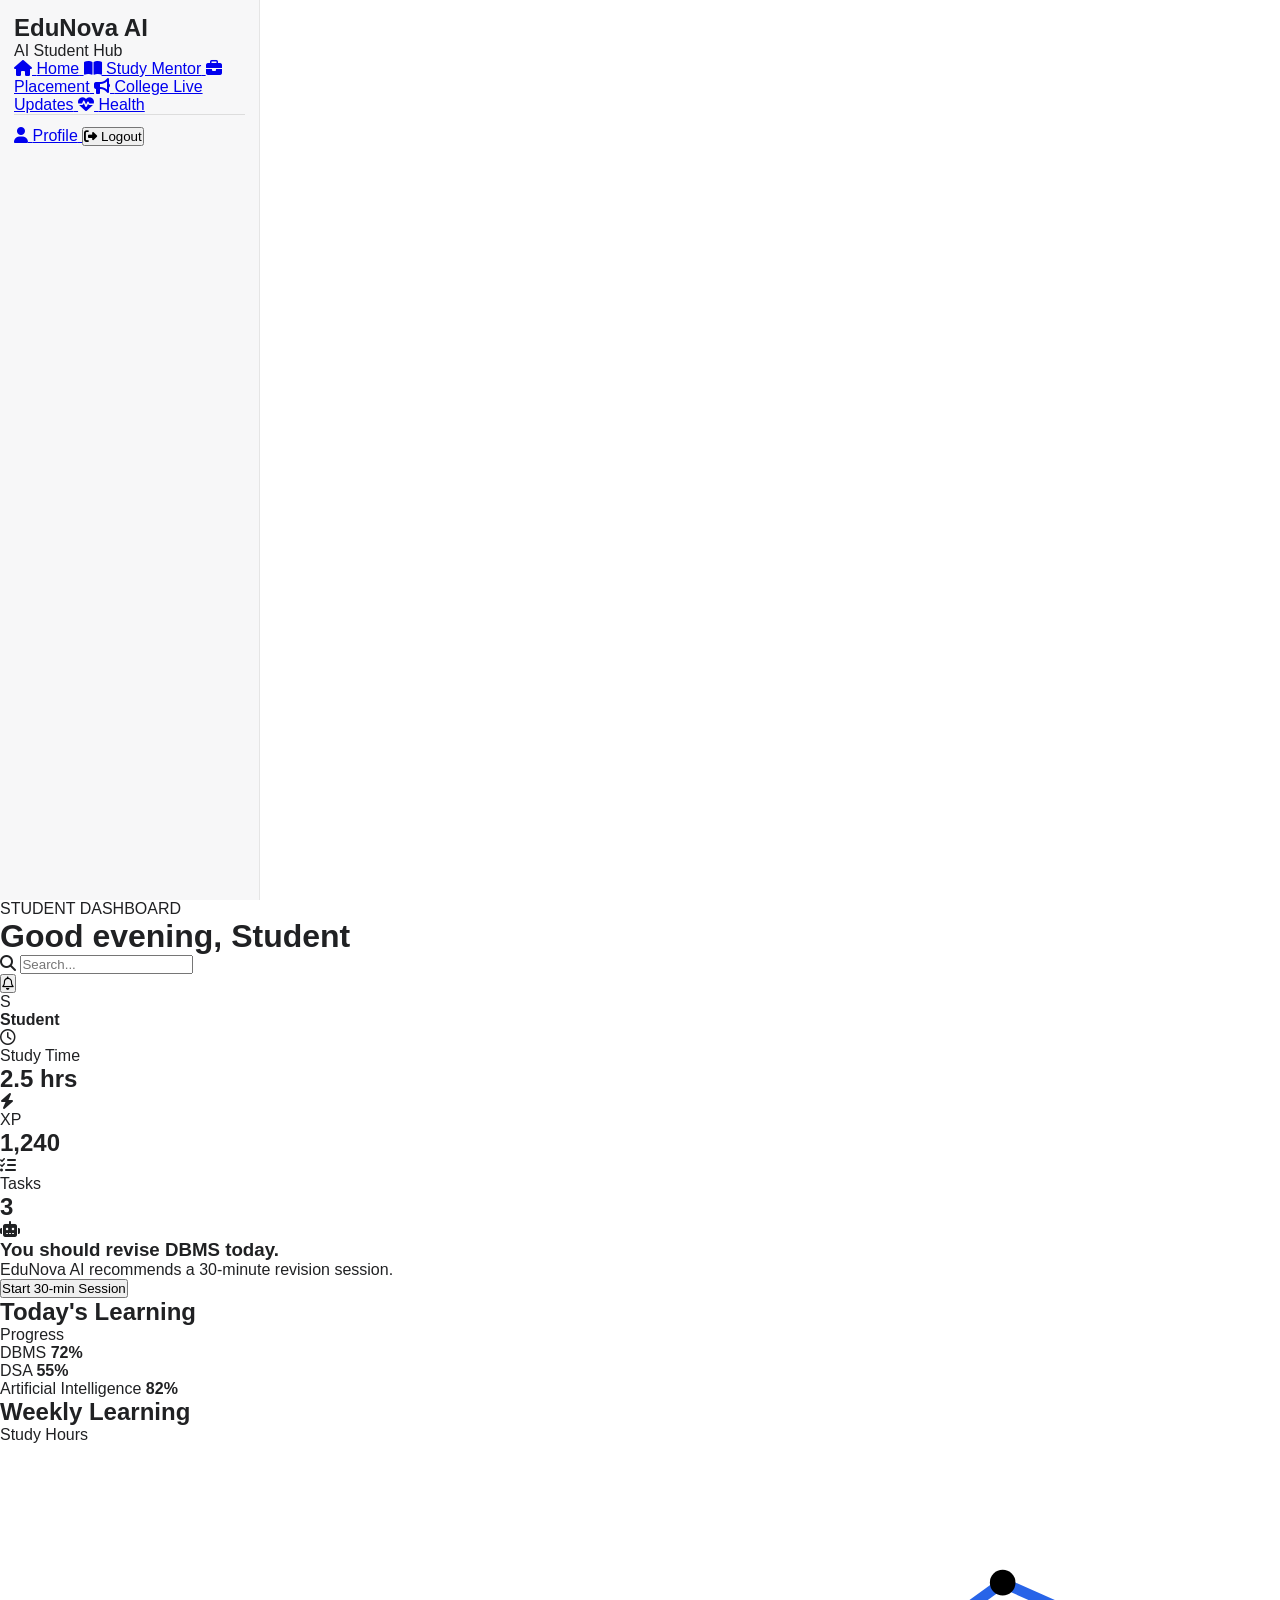
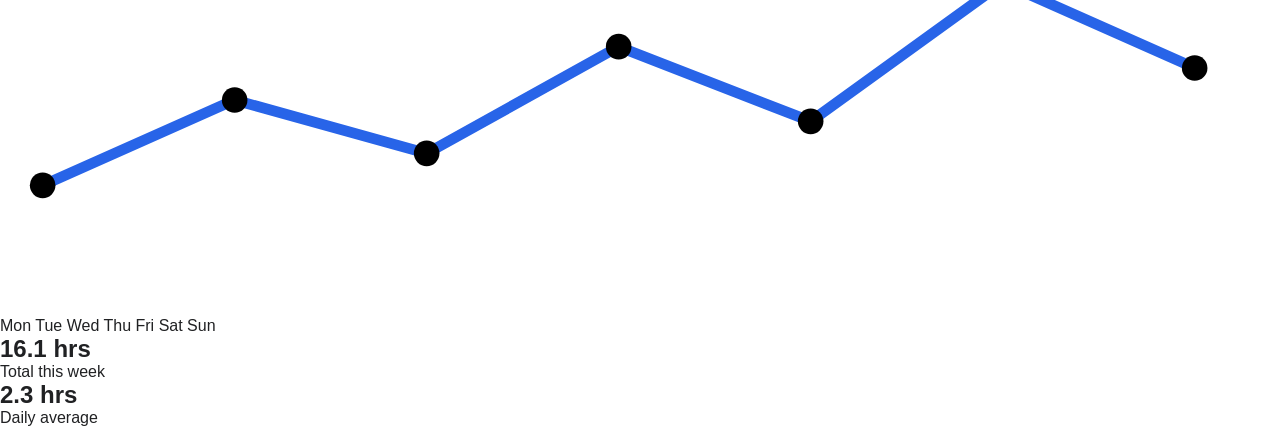
<file: index.html>
<!DOCTYPE html>
<html lang="en">

<head>

    <meta charset="UTF-8">

    <meta name="viewport"
          content="width=device-width, initial-scale=1.0">

    <title>EduNova AI | Dashboard</title>

    <link rel="stylesheet" href="style.css">

    <link rel="stylesheet"
          href="https://cdnjs.cloudflare.com/ajax/libs/font-awesome/6.7.2/css/all.min.css">

</head>


<body>


<!-- =====================================================
     SIDEBAR
===================================================== -->

<aside class="sidebar">


    <div class="sidebar-logo">

        <h2>EduNova AI</h2>

        <p>AI Student Hub</p>

    </div>


    <nav class="sidebar-menu">


        <a href="index.html"
           class="sidebar-link active">

            <i class="fas fa-house"></i>

            <span>Home</span>

        </a>


        <a href="study.html"
           class="sidebar-link">

            <i class="fas fa-book-open"></i>

            <span>Study Mentor</span>

        </a>


        <a href="placement.html"
           class="sidebar-link">

            <i class="fas fa-briefcase"></i>

            <span>Placement</span>

        </a>


        <a href="updates.html"
           class="sidebar-link">

            <i class="fas fa-bullhorn"></i>

            <span>College Live Updates</span>

        </a>


        <a href="health.html"
           class="sidebar-link">

            <i class="fas fa-heart-pulse"></i>

            <span>Health</span>

        </a>


    </nav>


    <div class="sidebar-bottom">


        <a href="#"
           class="sidebar-link">

            <i class="fas fa-user"></i>

            <span>Profile</span>

        </a>


        <button class="logout-button"
                onclick="logoutStudent()">

            <i class="fas fa-right-from-bracket"></i>

            <span>Logout</span>

        </button>


    </div>


</aside>



<!-- =====================================================
     MAIN CONTENT
===================================================== -->

<main class="main-content">


    <!-- TOP HEADER -->

    <header class="top-header">


        <div class="welcome-area">

            <p class="dashboard-label">
                STUDENT DASHBOARD
            </p>


            <h1 id="greetingText">
                Good afternoon,
                <span id="studentNameDisplay">
                    Student
                </span>
            </h1>

        </div>



        <div class="header-actions">


            <div class="search-box">

                <i class="fas fa-search"></i>

                <input
                    type="text"
                    placeholder="Search..."
                >

            </div>


            <button class="notification-button">

                <i class="far fa-bell"></i>

            </button>


            <div class="profile-area">


                <div class="profile-circle"
                     id="profileInitial">

                    J

                </div>


                <strong id="profileName">

                    Student

                </strong>


            </div>


        </div>


    </header>



    <!-- =================================================
         STAT CARDS
    ================================================== -->

    <section class="stats">


        <div class="stat-card">


            <div class="stat-icon">

                <i class="far fa-clock"></i>

            </div>


            <p>
                Study Time
            </p>


            <h2>
                2.5 hrs
            </h2>


        </div>



        <div class="stat-card">


            <div class="stat-icon">

                <i class="fas fa-bolt"></i>

            </div>


            <p>
                XP
            </p>


            <h2>
                1,240
            </h2>


        </div>



        <div class="stat-card">


            <div class="stat-icon">

                <i class="fas fa-list-check"></i>

            </div>


            <p>
                Tasks
            </p>


            <h2>
                3
            </h2>


        </div>


    </section>



    <!-- =================================================
         AI RECOMMENDATION
    ================================================== -->

    <section class="ai-card">


        <div class="ai-message">


            <div class="ai-icon">

                <i class="fas fa-robot"></i>

            </div>


            <div>

                <h3>
                    You should revise DBMS today.
                </h3>


                <p>
                    EduNova AI recommends a
                    30-minute revision session.
                </p>

            </div>


        </div>


        <button class="start-button">

            Start 30-min Session

        </button>


    </section>



    <!-- =================================================
         LEARNING SECTION
    ================================================== -->

    <section class="learning-grid">


        <!-- TODAY'S LEARNING -->

        <div class="learning-card">


            <div class="card-title">

                <h2>
                    Today's Learning
                </h2>


                <span>
                    Progress
                </span>

            </div>


            <!-- DBMS -->

            <div class="subject-row">


                <div class="subject-header">

                    <span>
                        DBMS
                    </span>

                    <strong>
                        72%
                    </strong>

                </div>


                <div class="progress-bar">

                    <div
                        class="progress-fill"
                        style="width:72%;">
                    </div>

                </div>


            </div>



            <!-- DSA -->

            <div class="subject-row">


                <div class="subject-header">

                    <span>
                        DSA
                    </span>

                    <strong>
                        55%
                    </strong>

                </div>


                <div class="progress-bar">

                    <div
                        class="progress-fill"
                        style="width:55%;">
                    </div>

                </div>


            </div>



            <!-- AI -->

            <div class="subject-row">


                <div class="subject-header">

                    <span>
                        Artificial Intelligence
                    </span>

                    <strong>
                        82%
                    </strong>

                </div>


                <div class="progress-bar">

                    <div
                        class="progress-fill"
                        style="width:82%;">
                    </div>

                </div>


            </div>


        </div>



        <!-- =================================================
             WEEKLY LEARNING
        ================================================== -->

        <div class="learning-card weekly-card">


            <div class="card-title">

                <h2>
                    Weekly Learning
                </h2>


                <span>
                    Study Hours
                </span>

            </div>



            <div class="chart">


                <div class="chart-lines">

                    <span></span>

                    <span></span>

                    <span></span>

                </div>


                <svg
                    viewBox="0 0 600 220"
                    preserveAspectRatio="none"
                    class="chart-svg">


                    <polyline
                        points="
                        20,160
                        110,120
                        200,145
                        290,95
                        380,130
                        470,65
                        560,105
                        "
                        fill="none"
                        stroke="#2864e8"
                        stroke-width="5"
                        stroke-linecap="round"
                        stroke-linejoin="round">
                    </polyline>


                    <circle
                        cx="20"
                        cy="160"
                        r="6">
                    </circle>


                    <circle
                        cx="110"
                        cy="120"
                        r="6">
                    </circle>


                    <circle
                        cx="200"
                        cy="145"
                        r="6">
                    </circle>


                    <circle
                        cx="290"
                        cy="95"
                        r="6">
                    </circle>


                    <circle
                        cx="380"
                        cy="130"
                        r="6">
                    </circle>


                    <circle
                        cx="470"
                        cy="65"
                        r="6">
                    </circle>


                    <circle
                        cx="560"
                        cy="105"
                        r="6">
                    </circle>


                </svg>


                <div class="chart-days">

                    <span>Mon</span>

                    <span>Tue</span>

                    <span>Wed</span>

                    <span>Thu</span>

                    <span>Fri</span>

                    <span>Sat</span>

                    <span>Sun</span>

                </div>


            </div>



            <div class="weekly-summary">


                <div>

                    <h2>
                        16.1 hrs
                    </h2>

                    <p>
                        Total this week
                    </p>

                </div>


                <div>

                    <h2>
                        2.3 hrs
                    </h2>

                    <p>
                        Daily average
                    </p>

                </div>


            </div>


        </div>


    </section>



</main>



<!-- =====================================================
     JAVASCRIPT
===================================================== -->

<script>

    /* Get student information */

    const studentName =
        localStorage.getItem("studentName")
        || "Student";


    /* Greeting */

    const hour =
        new Date().getHours();


    let greeting =
        "Good morning,";


    if (hour >= 12 && hour < 17) {

        greeting =
            "Good afternoon,";

    }
    else if (hour >= 17) {

        greeting =
            "Good evening,";

    }


    document.getElementById("greetingText").innerHTML =
        greeting +
        ' <span id="studentNameDisplay">' +
        studentName +
        '</span>';


    /* Profile name */

    document.getElementById("profileName").textContent =
        studentName;


    /* Profile initial */

    document.getElementById("profileInitial").textContent =
        studentName.charAt(0).toUpperCase();


</script>


<script src="script.js"></script>


</body>

</html>
</file>
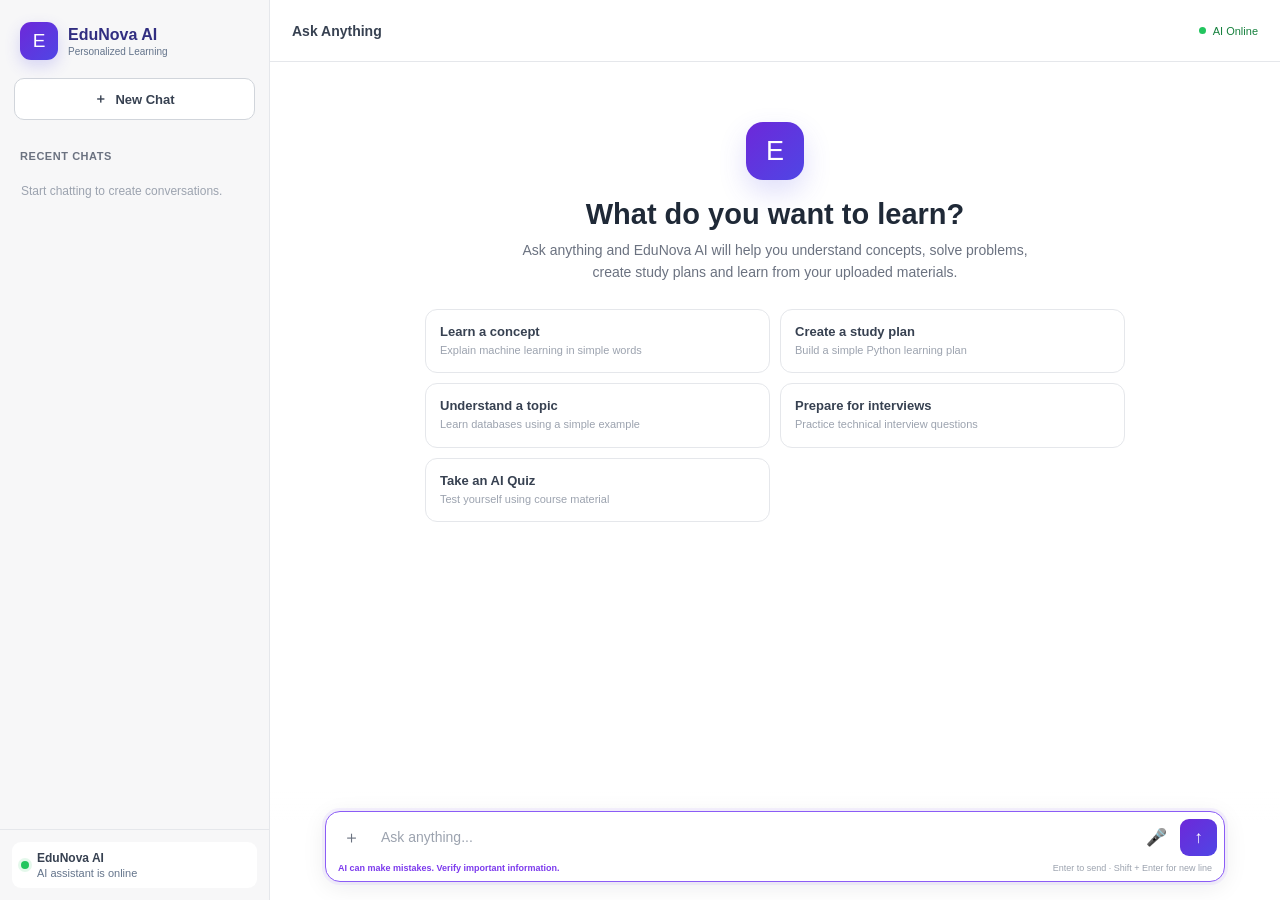
<file: chat.html>
<!DOCTYPE html>
<html lang="en">
<head>
<meta charset="UTF-8">
<meta name="viewport" content="width=device-width, initial-scale=1.0">
<title>EduNova AI - Ask Anything</title>

<style>
*{
    box-sizing:border-box;
    margin:0;
    padding:0;
}

html,
body{
    width:100%;
    height:100%;
    overflow:hidden;
}

body{
    font-family:"Segoe UI",Arial,sans-serif;
    background:#fff;
    color:#1f2937;
}

button,
input,
textarea,
select{
    font-family:inherit;
}

button{
    -webkit-appearance:none;
    appearance:none;
}

/* =========================================================
   APP
========================================================= */

.app{
    width:100%;
    height:100vh;
    display:flex;
    background:#fff;
}

/* =========================================================
   SIDEBAR
========================================================= */

.sidebar{
    width:270px;
    height:100vh;
    background:#f7f7f8;
    border-right:1px solid #e5e7eb;
    display:flex;
    flex-direction:column;
    flex-shrink:0;
    transition:transform .25s ease;
    z-index:1000;
}

.sidebar-top{
    padding:14px;
}

.brand{
    display:flex;
    align-items:center;
    gap:10px;
    padding:8px 6px 18px;
}

.brand-logo{
    width:38px;
    height:38px;
    border-radius:11px;
    display:flex;
    align-items:center;
    justify-content:center;
    color:#fff;
    background:linear-gradient(135deg,#6d28d9,#4f46e5);
    font-size:19px;
    box-shadow:0 6px 16px rgba(79,70,229,.2);
}

.brand-name{
    font-size:16px;
    font-weight:800;
    color:#312e81;
}

.brand-subtitle{
    font-size:10px;
    color:#64748b;
    margin-top:2px;
}

.new-chat-btn{
    width:100%;
    display:flex;
    align-items:center;
    justify-content:center;
    gap:8px;
    padding:11px 14px;
    border:1px solid #d1d5db;
    border-radius:10px;
    background:#fff;
    color:#374151;
    font-size:13px;
    font-weight:600;
    cursor:pointer;
    transition:.2s;
}

.new-chat-btn:hover{
    background:#f3f4f6;
    border-color:#c4b5fd;
}

.sidebar-section{
    padding:16px 12px 8px;
}

.sidebar-title{
    padding:0 8px 8px;
    font-size:11px;
    font-weight:700;
    color:#6b7280;
    text-transform:uppercase;
    letter-spacing:.05em;
}

.history-list{
    display:flex;
    flex-direction:column;
    gap:3px;
    overflow-y:auto;
    max-height:calc(100vh - 310px);
}

.history-list::-webkit-scrollbar{
    width:5px;
}

.history-list::-webkit-scrollbar-thumb{
    background:#d1d5db;
    border-radius:10px;
}

.history-item{
    width:100%;
    border:none;
    background:transparent;
    text-align:left;
    padding:9px 10px;
    border-radius:8px;
    color:#374151;
    font-size:12px;
    cursor:pointer;
    overflow:hidden;
    text-overflow:ellipsis;
    white-space:nowrap;
    transition:.15s;
}

.history-item:hover{
    background:#e5e7eb;
}

.history-empty{
    padding:12px 9px;
    color:#9ca3af;
    font-size:12px;
    line-height:1.5;
}

.sidebar-bottom{
    margin-top:auto;
    padding:12px;
    border-top:1px solid #e5e7eb;
}

.sidebar-status{
    display:flex;
    align-items:center;
    gap:8px;
    padding:9px;
    border-radius:9px;
    background:#fff;
}

.online-dot{
    width:8px;
    height:8px;
    border-radius:50%;
    background:#22c55e;
    box-shadow:0 0 0 3px rgba(34,197,94,.12);
}

.sidebar-status-text{
    font-size:11px;
    color:#64748b;
}

.sidebar-status-text strong{
    display:block;
    color:#374151;
    font-size:12px;
    margin-bottom:2px;
}

/* =========================================================
   MAIN
========================================================= */

.main{
    flex:1;
    height:100vh;
    min-width:0;
    display:flex;
    flex-direction:column;
    background:#fff;
}

.topbar{
    height:62px;
    display:flex;
    align-items:center;
    padding:0 22px;
    border-bottom:1px solid #e5e7eb;
    background:rgba(255,255,255,.96);
    flex-shrink:0;
}

.mobile-menu-btn{
    display:none;
    width:36px;
    height:36px;
    border:none;
    background:transparent;
    border-radius:8px;
    cursor:pointer;
    font-size:20px;
    color:#374151;
}

.mobile-menu-btn:hover{
    background:#f3f4f6;
}

.topbar-title{
    font-size:14px;
    font-weight:700;
    color:#374151;
}

.topbar-status{
    margin-left:auto;
    display:flex;
    align-items:center;
    gap:7px;
    font-size:11px;
    color:#15803d;
}

.topbar-dot{
    width:7px;
    height:7px;
    border-radius:50%;
    background:#22c55e;
}

.chat-scroll{
    flex:1;
    overflow-y:auto;
    scroll-behavior:smooth;
}

.chat-scroll::-webkit-scrollbar{
    width:8px;
}

.chat-scroll::-webkit-scrollbar-thumb{
    background:#d1d5db;
    border-radius:20px;
}

.chat-inner{
    width:100%;
    max-width:900px;
    margin:0 auto;
    padding:35px 24px 170px;
}

/* =========================================================
   WELCOME
========================================================= */

.welcome{
    min-height:50vh;
    display:flex;
    flex-direction:column;
    align-items:center;
    justify-content:center;
    text-align:center;
    padding:20px;
}

.welcome-logo{
    width:58px;
    height:58px;
    border-radius:17px;
    display:flex;
    align-items:center;
    justify-content:center;
    background:linear-gradient(135deg,#6d28d9,#4f46e5);
    color:#fff;
    font-size:27px;
    margin-bottom:18px;
    box-shadow:0 12px 28px rgba(79,70,229,.18);
}

.welcome h1{
    font-size:29px;
    color:#1f2937;
    margin-bottom:8px;
}

.welcome p{
    color:#6b7280;
    font-size:14px;
    max-width:540px;
    line-height:1.6;
}

.suggestions{
    display:grid;
    grid-template-columns:repeat(2,1fr);
    gap:10px;
    margin-top:25px;
    width:100%;
    max-width:700px;
}

.suggestion{
    border:1px solid #e5e7eb;
    background:#fff;
    border-radius:12px;
    padding:14px;
    text-align:left;
    cursor:pointer;
    transition:.2s;
}

.suggestion:hover{
    border-color:#a78bfa;
    background:#fafaff;
    transform:translateY(-1px);
    box-shadow:0 7px 20px rgba(79,70,229,.07);
}

.suggestion-title{
    color:#374151;
    font-size:13px;
    font-weight:650;
    margin-bottom:4px;
}

.suggestion-text{
    color:#9ca3af;
    font-size:11px;
    line-height:1.4;
}

/* =========================================================
   MESSAGES
========================================================= */

.message-row{
    display:flex;
    gap:14px;
    margin-bottom:30px;
    animation:messageAppear .22s ease;
}

@keyframes messageAppear{
    from{
        opacity:0;
        transform:translateY(6px);
    }

    to{
        opacity:1;
        transform:translateY(0);
    }
}

.message-row.user{
    justify-content:flex-end;
}

.message-avatar{
    width:34px;
    height:34px;
    border-radius:10px;
    flex-shrink:0;
    display:flex;
    align-items:center;
    justify-content:center;
    font-size:15px;
    font-weight:700;
}

.ai-avatar{
    background:linear-gradient(135deg,#6d28d9,#4f46e5);
    color:#fff;
}

.user-avatar{
    background:#e5e7eb;
    color:#4b5563;
}

.message-content{
    max-width:780px;
    min-width:0;
}

.message-row.user .message-content{
    max-width:650px;
}

.message-name{
    font-size:11px;
    color:#6b7280;
    font-weight:700;
    margin-bottom:6px;
}

.message-bubble{
    font-size:14px;
    line-height:1.7;
    word-wrap:break-word;
    overflow-wrap:anywhere;
}

.ai-message{
    color:#1f2937;
}

.user-message{
    padding:11px 15px;
    border-radius:16px;
    background:#f3f4f6;
    color:#1f2937;
    white-space:pre-wrap;
}

/* =========================================================
   MARKDOWN
========================================================= */

.markdown h1,
.markdown h2,
.markdown h3{
    margin-top:18px;
    margin-bottom:9px;
    color:#1f2937;
}

.markdown h1{
    font-size:21px;
}

.markdown h2{
    font-size:18px;
}

.markdown h3{
    font-size:16px;
}

.markdown ul,
.markdown ol{
    margin:8px 0 12px 22px;
}

.markdown li{
    margin-bottom:5px;
}

.markdown strong{
    font-weight:700;
    color:#111827;
}

.inline-code{
    padding:2px 6px;
    border-radius:5px;
    background:#f3f4f6;
    color:#7c3aed;
    font-family:Consolas,"Courier New",monospace;
    font-size:.9em;
}

.code-block{
    margin:14px 0;
    border-radius:10px;
    overflow:hidden;
    background:#111827;
    color:#e5e7eb;
    border:1px solid #374151;
}

.code-header{
    display:flex;
    align-items:center;
    justify-content:space-between;
    padding:7px 10px;
    background:#1f2937;
    border-bottom:1px solid #374151;
    font-size:10px;
    color:#9ca3af;
}

.copy-code-btn{
    border:none;
    background:transparent;
    color:#d1d5db;
    cursor:pointer;
    font-size:10px;
    padding:3px 7px;
    border-radius:5px;
}

.copy-code-btn:hover{
    background:#374151;
}

.code-block pre{
    margin:0;
    padding:14px;
    overflow-x:auto;
    font-family:Consolas,"Courier New",monospace;
    font-size:12px;
    line-height:1.55;
}

.source-box{
    margin-top:13px;
    padding:10px 12px;
    border-left:3px solid #8b5cf6;
    background:#f8f7ff;
    color:#6b7280;
    border-radius:0 8px 8px 0;
    font-size:12px;
    white-space:pre-wrap;
}

/* =========================================================
   MESSAGE ACTIONS
========================================================= */

.message-actions{
    display:flex;
    align-items:center;
    gap:2px;
    margin-top:8px;
}

.action-btn{
    border:none;
    background:transparent;
    color:#9ca3af;
    padding:5px 7px;
    border-radius:6px;
    cursor:pointer;
    font-size:11px;
    transition:.15s;
}

.action-btn:hover{
    background:#f3f4f6;
    color:#4f46e5;
}

/* =========================================================
   THINKING / ERROR
========================================================= */

.thinking-bubble{
    display:flex;
    align-items:center;
    gap:5px;
    padding:8px 2px;
}

.thinking-dot{
    width:7px;
    height:7px;
    border-radius:50%;
    background:#6366f1;
    animation:thinking 1.2s infinite;
}

.thinking-dot:nth-child(2){
    animation-delay:.15s;
}

.thinking-dot:nth-child(3){
    animation-delay:.3s;
}

@keyframes thinking{
    0%,60%,100%{
        transform:translateY(0);
        opacity:.35;
    }

    30%{
        transform:translateY(-5px);
        opacity:1;
    }
}

.error-message{
    padding:12px 14px;
    border-radius:10px;
    background:#fef2f2;
    border:1px solid #fecaca;
    color:#991b1b;
    font-size:13px;
    line-height:1.5;
}

.retry-btn{
    margin-top:8px;
    border:none;
    background:#dc2626;
    color:#fff;
    padding:7px 11px;
    border-radius:7px;
    cursor:pointer;
    font-size:11px;
}

/* =========================================================
   COMPOSER
========================================================= */

.composer-area{
    position:fixed;
    left:270px;
    right:0;
    bottom:0;
    background:linear-gradient(
        to top,
        #fff 70%,
        rgba(255,255,255,0)
    );
    padding:22px 24px 18px;
    z-index:100;
}

.composer-inner{
    width:100%;
    max-width:900px;
    margin:0 auto;
}

.pdf-file-card{
    display:flex;
    align-items:center;
    gap:10px;
    padding:9px 11px;
    margin-bottom:8px;
    border:1px solid #ddd6fe;
    background:#faf5ff;
    border-radius:10px;
}

.pdf-file-icon{
    width:31px;
    height:31px;
    border-radius:8px;
    display:flex;
    align-items:center;
    justify-content:center;
    background:#ede9fe;
    font-size:11px;
    font-weight:700;
    color:#6d28d9;
}

.pdf-file-info{
    flex:1;
    min-width:0;
}

.pdf-file-info strong{
    display:block;
    color:#4c1d95;
    font-size:11px;
    overflow:hidden;
    white-space:nowrap;
    text-overflow:ellipsis;
}

.pdf-upload-status{
    color:#64748b;
    font-size:9px;
}

.pdf-progress{
    width:100%;
    height:3px;
    background:#e5e7eb;
    border-radius:10px;
    overflow:hidden;
    margin-top:4px;
}

.pdf-progress-bar{
    height:100%;
    width:0%;
    background:linear-gradient(90deg,#6d28d9,#4f46e5);
    transition:width .3s;
}

.pdf-remove-btn{
    width:28px;
    height:28px;
    border:none;
    background:#fee2e2;
    color:#dc2626;
    border-radius:7px;
    cursor:pointer;
}

.composer{
    background:#fff;
    border:1px solid #d1d5db;
    border-radius:15px;
    box-shadow:0 5px 25px rgba(15,23,42,.08);
    transition:.2s;
}

.composer:focus-within{
    border-color:#8b5cf6;
    box-shadow:
        0 0 0 3px rgba(139,92,246,.08),
        0 5px 25px rgba(15,23,42,.08);
}

.input-row{
    display:flex;
    align-items:flex-end;
    gap:5px;
    padding:7px;
}

.attach-btn,
.voice-btn{
    width:37px;
    height:37px;
    flex-shrink:0;
    border:none;
    border-radius:9px;
    background:transparent;
    color:#6b7280;
    cursor:pointer;
    font-size:17px;
    display:flex;
    align-items:center;
    justify-content:center;
    transition:.15s;
}

.attach-btn:hover,
.voice-btn:hover{
    background:#f3f4f6;
    color:#4f46e5;
}

.voice-btn.listening{
    background:#fee2e2;
    color:#dc2626;
    animation:pulse 1.2s infinite;
}

@keyframes pulse{
    50%{
        transform:scale(1.08);
    }
}

.chat-input{
    flex:1;
    resize:none;
    border:none;
    outline:none;
    background:transparent;
    color:#1f2937;
    font-size:14px;
    line-height:1.5;
    min-height:37px;
    max-height:150px;
    padding:8px 6px;
}

.chat-input::placeholder{
    color:#9ca3af;
}

.send-btn{
    width:37px;
    height:37px;
    flex-shrink:0;
    border:none;
    border-radius:9px;
    background:linear-gradient(135deg,#6d28d9,#4f46e5);
    color:#fff;
    cursor:pointer;
    font-size:17px;
    transition:.15s;
}

.send-btn:hover{
    transform:translateY(-1px);
}

.send-btn:disabled{
    opacity:.5;
    cursor:not-allowed;
    transform:none;
}

.composer-footer{
    display:flex;
    align-items:center;
    justify-content:space-between;
    padding:0 12px 8px;
    color:#9ca3af;
    font-size:9px;
}

.pdf-status{
    color:#7c3aed;
    font-weight:600;
}

#pdfInput{
    display:none;
}

/* =========================================================
   QUIZ
========================================================= */

.quiz-modal{
    display:none;
    position:fixed;
    inset:0;
    z-index:9999;
    background:rgba(15,23,42,.65);
    backdrop-filter:blur(7px);
    align-items:center;
    justify-content:center;
    padding:20px;
}

.quiz-modal.active{
    display:flex;
}

.quiz-box{
    width:100%;
    max-width:650px;
    max-height:90vh;
    overflow-y:auto;
    background:#fff;
    border-radius:20px;
    padding:28px;
    position:relative;
    box-shadow:0 25px 70px rgba(15,23,42,.25);
}

.quiz-close{
    position:absolute;
    top:10px;
    right:15px;
    border:none;
    background:transparent;
    font-size:27px;
    cursor:pointer;
    color:#6b7280;
}

.quiz-icon{
    text-align:center;
    font-size:42px;
}

.quiz-box h2{
    text-align:center;
    color:#5b21b6;
    margin:7px 0;
}

.quiz-box p{
    text-align:center;
    color:#6b7280;
    margin-bottom:18px;
    font-size:13px;
}

.quiz-box label{
    display:block;
    margin:13px 0 6px;
    font-weight:600;
    font-size:13px;
}

.quiz-box input,
.quiz-box select{
    width:100%;
    padding:11px;
    border:1px solid #ddd6fe;
    border-radius:10px;
    font-size:14px;
    outline:none;
}

.start-quiz-btn{
    width:100%;
    margin-top:18px;
    padding:12px;
    border:none;
    border-radius:10px;
    background:linear-gradient(135deg,#6d28d9,#4f46e5);
    color:#fff;
    font-size:14px;
    font-weight:600;
    cursor:pointer;
}

.start-quiz-btn:disabled{
    opacity:.6;
    cursor:not-allowed;
}

.quiz-error{
    color:#dc2626!important;
    margin-top:10px;
}

.quiz-header{
    display:flex;
    justify-content:space-between;
    color:#5b21b6;
    font-weight:600;
    margin-bottom:17px;
    font-size:13px;
}

.quiz-question-card{
    background:#f8f7ff;
    border-radius:15px;
    padding:19px;
}

.quiz-difficulty{
    display:inline-block;
    padding:4px 9px;
    border-radius:20px;
    background:#ede9fe;
    color:#6d28d9;
    font-size:10px;
    font-weight:600;
    margin-bottom:12px;
}

.quiz-question-card h3{
    line-height:1.5;
    margin-bottom:17px;
    font-size:16px;
}

.quiz-option{
    width:100%;
    padding:12px;
    margin-bottom:8px;
    border:2px solid #e5e7eb;
    background:#fff;
    border-radius:10px;
    text-align:left;
    cursor:pointer;
    font-size:13px;
}

.quiz-option:hover{
    border-color:#8b5cf6;
    background:#f5f3ff;
}

.quiz-option.correct{
    border-color:#16a34a;
    background:#dcfce7;
}

.quiz-option.wrong{
    border-color:#dc2626;
    background:#fee2e2;
}

.quiz-option:disabled{
    cursor:default;
}

.quiz-explanation{
    margin-top:12px;
    padding:12px;
    background:#f1f5f9;
    border-radius:10px;
    line-height:1.5;
    font-size:13px;
}

.quiz-result-card{
    text-align:center;
    padding:5px;
}

.quiz-result-icon{
    width:70px;
    height:70px;
    margin:0 auto 10px;
    border-radius:50%;
    display:flex;
    align-items:center;
    justify-content:center;
    background:linear-gradient(135deg,#ede9fe,#dbeafe);
    font-size:34px;
}

.quiz-result-subtitle{
    color:#6b7280;
    font-size:13px;
    margin-bottom:15px;
}

.quiz-score-circle{
    width:145px;
    height:145px;
    margin:17px auto;
    border-radius:50%;
    display:flex;
    align-items:center;
    justify-content:center;
    background:
        conic-gradient(
            #7c3aed 0deg,
            #4f46e5 var(--score-angle),
            #e5e7eb var(--score-angle),
            #e5e7eb 360deg
        );
    position:relative;
}

.quiz-score-circle::before{
    content:"";
    position:absolute;
    width:117px;
    height:117px;
    border-radius:50%;
    background:#fff;
}

.quiz-score-content{
    position:relative;
    z-index:2;
    display:flex;
    flex-direction:column;
    align-items:center;
}

.quiz-final-score{
    font-size:29px;
    font-weight:800;
    color:#5b21b6;
}

.quiz-percentage{
    font-size:13px;
    color:#6b7280;
}

.quiz-result-stats{
    display:grid;
    grid-template-columns:repeat(2,1fr);
    gap:10px;
    margin:15px 0;
}

.quiz-stat{
    padding:12px;
    border-radius:11px;
    border:1px solid #e5e7eb;
    background:#f8fafc;
}

.quiz-stat-number{
    display:block;
    font-size:20px;
    font-weight:800;
}

.quiz-stat-label{
    font-size:10px;
    color:#6b7280;
}

.quiz-stat.correct-stat{
    background:#f0fdf4;
    border-color:#bbf7d0;
}

.quiz-stat.correct-stat .quiz-stat-number{
    color:#16a34a;
}

.quiz-stat.wrong-stat{
    background:#fef2f2;
    border-color:#fecaca;
}

.quiz-stat.wrong-stat .quiz-stat-number{
    color:#dc2626;
}

.quiz-performance{
    padding:12px;
    border-radius:10px;
    background:#f5f3ff;
    color:#5b21b6;
    font-size:12px;
    line-height:1.5;
    margin-bottom:14px;
}

/* =========================================================
   MOBILE
========================================================= */

.sidebar-overlay{
    display:none;
    position:fixed;
    inset:0;
    background:rgba(15,23,42,.35);
    z-index:900;
}

@media(max-width:800px){

    .sidebar{
        position:fixed;
        left:0;
        top:0;
        bottom:0;
        transform:translateX(-100%);
    }

    .sidebar.open{
        transform:translateX(0);
    }

    .sidebar-overlay.active{
        display:block;
    }

    .mobile-menu-btn{
        display:flex;
        align-items:center;
        justify-content:center;
    }

    .topbar{
        padding:0 12px;
        gap:8px;
    }

    .composer-area{
        left:0;
        padding:14px 12px 12px;
    }

    .chat-inner{
        padding:25px 14px 170px;
    }

    .welcome{
        min-height:45vh;
    }

    .welcome h1{
        font-size:25px;
    }
}

@media(max-width:550px){

    .suggestions{
        grid-template-columns:1fr;
    }

    .welcome{
        padding:10px;
    }

    .welcome h1{
        font-size:23px;
    }

    .welcome p{
        font-size:13px;
    }

    .message-row{
        gap:9px;
    }

    .message-avatar{
        width:30px;
        height:30px;
        border-radius:8px;
        font-size:13px;
    }

    .message-content{
        max-width:calc(100% - 39px);
    }

    .message-row.user .message-content{
        max-width:88%;
    }

    .message-bubble{
        font-size:13px;
    }

    .composer-footer{
        font-size:8px;
    }

    .topbar-title{
        font-size:13px;
    }

    .topbar-status{
        display:none;
    }

    .quiz-box{
        padding:21px;
        max-height:92vh;
    }
}
</style>
</head>

<body>

<div class="app">

    <!-- =====================================================
         SIDEBAR
    ====================================================== -->

    <aside class="sidebar" id="sidebar">

        <div class="sidebar-top">

            <div class="brand">
                <div class="brand-logo">E</div>

                <div>
                    <div class="brand-name">EduNova AI</div>
                    <div class="brand-subtitle">
                        Personalized Learning
                    </div>
                </div>
            </div>

            <button
                type="button"
                class="new-chat-btn"
                id="newChatButton"
            >
                <span>＋</span>
                New Chat
            </button>

        </div>

        <div class="sidebar-section">

            <div class="sidebar-title">
                Recent Chats
            </div>

            <div
                class="history-list"
                id="historyList"
            >
                <div class="history-empty">
                    Loading your conversations...
                </div>
            </div>

        </div>

        <div class="sidebar-bottom">

            <div class="sidebar-status">

                <span class="online-dot"></span>

                <div class="sidebar-status-text">
                    <strong>EduNova AI</strong>
                    AI assistant is online
                </div>

            </div>

        </div>

    </aside>

    <div
        class="sidebar-overlay"
        id="sidebarOverlay"
    ></div>

    <!-- =====================================================
         MAIN
    ====================================================== -->

    <main class="main">

        <header class="topbar">

            <button
                type="button"
                class="mobile-menu-btn"
                id="mobileMenuButton"
                title="Open menu"
            >
                ☰
            </button>

            <div class="topbar-title">
                Ask Anything
            </div>

            <div class="topbar-status">
                <span class="topbar-dot"></span>
                AI Online
            </div>

        </header>

        <div
            class="chat-scroll"
            id="chatScroll"
        >

            <div
                class="chat-inner"
                id="chatBox"
            ></div>

        </div>

    </main>

    <!-- =====================================================
         COMPOSER
    ====================================================== -->

    <div class="composer-area">

        <div class="composer-inner">

            <div
                class="pdf-file-card"
                id="pdfFileCard"
                style="display:none;"
            >

                <div class="pdf-file-icon">
                    PDF
                </div>

                <div class="pdf-file-info">

                    <strong id="pdfFileName">
                        Course Material.pdf
                    </strong>

                    <span
                        class="pdf-upload-status"
                        id="pdfUploadStatus"
                    >
                        Preparing...
                    </span>

                    <div class="pdf-progress">
                        <div
                            class="pdf-progress-bar"
                            id="pdfProgressBar"
                        ></div>
                    </div>

                </div>

                <button
                    type="button"
                    class="pdf-remove-btn"
                    id="pdfRemoveButton"
                    title="Remove PDF"
                >
                    ×
                </button>

            </div>

            <!-- IMPORTANT:
                 This is NOT a form.
                 Therefore the browser cannot submit the chat
                 composer as a normal HTML form. -->

            <div class="composer">

                <div class="input-row">

                    <button
                        type="button"
                        class="attach-btn"
                        id="attachButton"
                        title="Upload PDF"
                    >
                        ＋
                    </button>

                    <input
                        type="file"
                        id="pdfInput"
                        accept=".pdf"
                    >

                    <textarea
                        id="userInput"
                        class="chat-input"
                        rows="1"
                        placeholder="Ask anything..."
                        autocomplete="off"
                    ></textarea>

                    <button
                        type="button"
                        class="voice-btn"
                        id="voiceButton"
                        title="Voice input"
                    >
                        🎤
                    </button>

                    <button
                        type="button"
                        class="send-btn"
                        id="sendButton"
                        title="Send message"
                    >
                        ↑
                    </button>

                </div>

                <div class="composer-footer">

                    <span
                        class="pdf-status"
                        id="pdfStatus"
                    >
                        AI can make mistakes. Verify important information.
                    </span>

                    <span>
                        Enter to send · Shift + Enter for new line
                    </span>

                </div>

            </div>

        </div>

    </div>

</div>

<!-- =========================================================
     QUIZ MODAL
========================================================= -->

<div
    id="quizModal"
    class="quiz-modal"
>

    <div class="quiz-box">

        <button
            type="button"
            class="quiz-close"
            id="quizCloseButton"
        >
            ×
        </button>

        <!-- QUIZ SETUP -->

        <div id="quizSetup">

            <div class="quiz-icon">
                📝
            </div>

            <h2>
                AI Quiz
            </h2>

            <p>
                Test your knowledge from your uploaded course material.
            </p>

            <label for="quizTopic">
                Topic
            </label>

            <input
                type="text"
                id="quizTopic"
                placeholder="Example: Trees, DBMS, AI"
            >

            <label for="quizCount">
                Number of Questions
            </label>

            <select id="quizCount">

                <option value="5">
                    5 Questions
                </option>

                <option value="10">
                    10 Questions
                </option>

            </select>

            <button
                type="button"
                class="start-quiz-btn"
                id="startQuizButton"
            >
                Start Quiz
            </button>

            <p
                id="quizSetupError"
                class="quiz-error"
            ></p>

        </div>

        <!-- QUIZ QUESTIONS -->

        <div
            id="quizContainer"
            style="display:none;"
        >

            <div class="quiz-header">

                <span id="quizProgress">
                    Question 1 / 5
                </span>

                <span id="quizScore">
                    Score: 0
                </span>

            </div>

            <div class="quiz-question-card">

                <span
                    id="quizDifficulty"
                    class="quiz-difficulty"
                >
                    Beginner
                </span>

                <h3 id="quizQuestion">
                    Question
                </h3>

                <div id="quizOptions"></div>

            </div>

            <div
                id="quizExplanation"
                class="quiz-explanation"
                style="display:none;"
            ></div>

            <button
                type="button"
                id="quizNextBtn"
                class="start-quiz-btn"
                style="display:none;"
            >
                Next Question
            </button>

        </div>

        <!-- QUIZ RESULT -->

        <div
            id="quizResult"
            style="display:none;"
        >

            <div class="quiz-result-card">

                <div class="quiz-result-icon">
                    ✓
                </div>

                <h2>
                    Quiz Completed!
                </h2>

                <p class="quiz-result-subtitle">
                    Here is your quiz performance.
                </p>

                <div
                    class="quiz-score-circle"
                    id="quizScoreCircle"
                    style="--score-angle:0deg;"
                >

                    <div class="quiz-score-content">

                        <div
                            id="quizFinalScore"
                            class="quiz-final-score"
                        >
                            0 / 5
                        </div>

                        <div
                            id="quizPercentage"
                            class="quiz-percentage"
                        >
                            0%
                        </div>

                    </div>

                </div>

                <div class="quiz-result-stats">

                    <div class="quiz-stat correct-stat">

                        <span
                            id="quizCorrectCount"
                            class="quiz-stat-number"
                        >
                            0
                        </span>

                        <span class="quiz-stat-label">
                            Correct Answers
                        </span>

                    </div>

                    <div class="quiz-stat wrong-stat">

                        <span
                            id="quizWrongCount"
                            class="quiz-stat-number"
                        >
                            0
                        </span>

                        <span class="quiz-stat-label">
                            Wrong Answers
                        </span>

                    </div>

                </div>

                <div
                    id="quizResultMessage"
                    class="quiz-performance"
                >
                    Keep learning!
                </div>

                <button
                    type="button"
                    class="start-quiz-btn"
                    id="restartQuizButton"
                >
                    Try Again
                </button>

            </div>

        </div>

    </div>

</div>

<script>

/* =========================================================
   CONFIG
========================================================= */

const API_URL = "http://127.0.0.1:5000";
const CHAT_STORAGE_KEY = "edunovaCurrentChat";


/* =========================================================
   ELEMENTS
========================================================= */

const chatBox =
    document.getElementById("chatBox");

const chatScroll =
    document.getElementById("chatScroll");

const userInput =
    document.getElementById("userInput");

const sendButton =
    document.getElementById("sendButton");

const voiceButton =
    document.getElementById("voiceButton");

const pdfStatus =
    document.getElementById("pdfStatus");

const pdfInput =
    document.getElementById("pdfInput");

const pdfFileCard =
    document.getElementById("pdfFileCard");

const pdfFileName =
    document.getElementById("pdfFileName");

const pdfProgressBar =
    document.getElementById("pdfProgressBar");

const pdfUploadStatus =
    document.getElementById("pdfUploadStatus");

const sidebar =
    document.getElementById("sidebar");

const sidebarOverlay =
    document.getElementById("sidebarOverlay");

const historyList =
    document.getElementById("historyList");


/* =========================================================
   STATE
========================================================= */

let lastQuestion = "";
let currentSpeech = null;
let uploadedPDF = null;
let currentConversation = [];
let recognition = null;

let quizData = [];
let currentQuizQuestion = 0;
let quizScore = 0;


/* =========================================================
   IMPORTANT PAGE-SUBMISSION PROTECTION
========================================================= */

/*
   Even if another script, browser extension, or surrounding
   page tries to submit a form, stop it.

   This prevents the chat page from navigating away when
   Send is clicked.
*/

document.addEventListener(
    "submit",
    function(event){

        event.preventDefault();
        event.stopPropagation();

        return false;

    },
    true
);


/* =========================================================
   SESSION STORAGE
========================================================= */

function saveCurrentChat(){

    try{

        sessionStorage.setItem(
            CHAT_STORAGE_KEY,
            JSON.stringify({
                lastQuestion:lastQuestion,
                messages:currentConversation
            })
        );

    }catch(error){

        console.log(
            "Unable to save current chat:",
            error
        );

    }

}


function clearSavedChat(){

    try{

        sessionStorage.removeItem(
            CHAT_STORAGE_KEY
        );

    }catch(error){

        console.log(
            "Unable to clear saved chat:",
            error
        );

    }

}


function restoreCurrentChat(){

    let saved = null;

    try{

        saved = JSON.parse(
            sessionStorage.getItem(
                CHAT_STORAGE_KEY
            ) || "null"
        );

    }catch(error){

        saved = null;

    }

    if(
        !saved ||
        !Array.isArray(saved.messages) ||
        !saved.messages.length
    ){

        return false;

    }

    currentConversation = [];
    chatBox.innerHTML = "";

    saved.messages.forEach(function(message){

        if(message.role === "user"){

            addUserMessage(
                message.content
            );

        }else{

            addAIMessage(
                message.content
            );

        }

    });

    lastQuestion =
        saved.lastQuestion || "";

    return true;

}


/* =========================================================
   WELCOME
========================================================= */

function welcomeHTML(){

    return `

    <section
        class="welcome"
        id="welcomeSection"
    >

        <div class="welcome-logo">
            E
        </div>

        <h1>
            What do you want to learn?
        </h1>

        <p>
            Ask anything and EduNova AI will help you
            understand concepts, solve problems, create
            study plans and learn from your uploaded materials.
        </p>

        <div class="suggestions">

            <div
                class="suggestion"
                data-suggestion="Explain machine learning in simple words"
            >
                <div class="suggestion-title">
                    Learn a concept
                </div>

                <div class="suggestion-text">
                    Explain machine learning in simple words
                </div>
            </div>


            <div
                class="suggestion"
                data-suggestion="Create a beginner Python study plan"
            >
                <div class="suggestion-title">
                    Create a study plan
                </div>

                <div class="suggestion-text">
                    Build a simple Python learning plan
                </div>
            </div>


            <div
                class="suggestion"
                data-suggestion="Explain databases with a simple example"
            >
                <div class="suggestion-title">
                    Understand a topic
                </div>

                <div class="suggestion-text">
                    Learn databases using a simple example
                </div>
            </div>


            <div
                class="suggestion"
                data-suggestion="Give me five technical interview questions for an AI and Data Science student"
            >
                <div class="suggestion-title">
                    Prepare for interviews
                </div>

                <div class="suggestion-text">
                    Practice technical interview questions
                </div>
            </div>


            <div
                class="suggestion"
                id="quizSuggestion"
            >
                <div class="suggestion-title">
                    Take an AI Quiz
                </div>

                <div class="suggestion-text">
                    Test yourself using course material
                </div>
            </div>

        </div>

    </section>

    `;

}


function showWelcome(){

    chatBox.innerHTML =
        welcomeHTML();

    attachWelcomeEvents();

}


function attachWelcomeEvents(){

    const suggestionElements =
        document.querySelectorAll(
            ".suggestion[data-suggestion]"
        );

    suggestionElements.forEach(function(element){

        element.addEventListener(
            "click",
            function(){

                useSuggestion(
                    element.dataset.suggestion
                );

            }
        );

    });


    const quizSuggestion =
        document.getElementById(
            "quizSuggestion"
        );

    if(quizSuggestion){

        quizSuggestion.addEventListener(
            "click",
            openQuiz
        );

    }

}


/* =========================================================
   NEW CHAT
========================================================= */

function newChat(){

    lastQuestion = "";
    currentConversation = [];
    uploadedPDF = null;

    clearSavedChat();

    showWelcome();

    resetPDFUI();

    userInput.value = "";

    autoResizeTextarea();

    userInput.focus();

    scrollToBottom();

    closeSidebar();

}


/* =========================================================
   REMOVE WELCOME
========================================================= */

function removeWelcome(){

    const welcome =
        document.getElementById(
            "welcomeSection"
        );

    if(welcome){

        welcome.remove();

    }

}


/* =========================================================
   USER MESSAGE
========================================================= */

function addUserMessage(message){

    removeWelcome();

    const row =
        document.createElement("div");

    row.className =
        "message-row user";


    const content =
        document.createElement("div");

    content.className =
        "message-content";


    const name =
        document.createElement("div");

    name.className =
        "message-name";

    name.textContent =
        "You";


    const bubble =
        document.createElement("div");

    bubble.className =
        "message-bubble user-message";

    bubble.textContent =
        message;


    content.appendChild(name);
    content.appendChild(bubble);


    const avatar =
        document.createElement("div");

    avatar.className =
        "message-avatar user-avatar";

    avatar.textContent =
        "U";


    row.appendChild(content);
    row.appendChild(avatar);

    chatBox.appendChild(row);


    currentConversation.push({
        role:"user",
        content:message
    });


    saveCurrentChat();

    scrollToBottom();

}


/* =========================================================
   AI MESSAGE
========================================================= */

function addAIMessage(message){

    removeWelcome();

    const row =
        document.createElement("div");

    row.className =
        "message-row";


    const avatar =
        document.createElement("div");

    avatar.className =
        "message-avatar ai-avatar";

    avatar.textContent =
        "E";


    const content =
        document.createElement("div");

    content.className =
        "message-content";


    const name =
        document.createElement("div");

    name.className =
        "message-name";

    name.textContent =
        "EduNova AI";


    const bubble =
        document.createElement("div");

    bubble.className =
        "message-bubble ai-message markdown";

    bubble.innerHTML =
        renderMarkdown(message);


    content.appendChild(name);
    content.appendChild(bubble);


    const actions =
        document.createElement("div");

    actions.className =
        "message-actions";


    const copyButton =
        document.createElement("button");

    copyButton.type =
        "button";

    copyButton.className =
        "action-btn";

    copyButton.textContent =
        "Copy";

    copyButton.addEventListener(
        "click",
        function(){

            copyText(copyButton);

        }
    );


    const regenerateButton =
        document.createElement("button");

    regenerateButton.type =
        "button";

    regenerateButton.className =
        "action-btn";

    regenerateButton.textContent =
        "Regenerate";

    regenerateButton.addEventListener(
        "click",
        regenerateAnswer
    );


    const readButton =
        document.createElement("button");

    readButton.type =
        "button";

    readButton.className =
        "action-btn";

    readButton.textContent =
        "Read";

    readButton.addEventListener(
        "click",
        function(){

            readAnswer(readButton);

        }
    );


    const upButton =
        document.createElement("button");

    upButton.type =
        "button";

    upButton.className =
        "action-btn";

    upButton.textContent =
        "👍";

    upButton.addEventListener(
        "click",
        function(){

            feedback(
                upButton,
                "up"
            );

        }
    );


    const downButton =
        document.createElement("button");

    downButton.type =
        "button";

    downButton.className =
        "action-btn";

    downButton.textContent =
        "👎";

    downButton.addEventListener(
        "click",
        function(){

            feedback(
                downButton,
                "down"
            );

        }
    );


    actions.appendChild(copyButton);
    actions.appendChild(regenerateButton);
    actions.appendChild(readButton);
    actions.appendChild(upButton);
    actions.appendChild(downButton);


    content.appendChild(actions);


    row.appendChild(avatar);
    row.appendChild(content);

    chatBox.appendChild(row);


    currentConversation.push({
        role:"assistant",
        content:message
    });


    saveCurrentChat();

    scrollToBottom();

}


/* =========================================================
   THINKING
========================================================= */

function addThinkingMessage(){

    removeWelcome();

    const row =
        document.createElement("div");

    row.className =
        "message-row";

    row.id =
        "thinkingMessage";


    const avatar =
        document.createElement("div");

    avatar.className =
        "message-avatar ai-avatar";

    avatar.textContent =
        "E";


    const content =
        document.createElement("div");

    content.className =
        "message-content";


    const name =
        document.createElement("div");

    name.className =
        "message-name";

    name.textContent =
        "EduNova AI";


    const bubble =
        document.createElement("div");

    bubble.className =
        "thinking-bubble";

    bubble.innerHTML = `
        <span class="thinking-dot"></span>
        <span class="thinking-dot"></span>
        <span class="thinking-dot"></span>
    `;


    content.appendChild(name);
    content.appendChild(bubble);

    row.appendChild(avatar);
    row.appendChild(content);

    chatBox.appendChild(row);

    scrollToBottom();

}


function removeThinking(){

    const thinking =
        document.getElementById(
            "thinkingMessage"
        );

    if(thinking){

        thinking.remove();

    }

}


/* =========================================================
   SEND MESSAGE
========================================================= */

async function sendMessage(){

    if(sendButton.disabled){

        return;

    }


    const question =
        userInput.value.trim();


    if(!question){

        return;

    }


    lastQuestion =
        question;


    addUserMessage(
        question
    );


    userInput.value =
        "";

    autoResizeTextarea();


    sendButton.disabled =
        true;

    sendButton.textContent =
        "•••";


    addThinkingMessage();


    try{

        const response =
            await fetch(
                API_URL + "/ask",
                {
                    method:"POST",

                    headers:{
                        "Content-Type":
                            "application/json"
                    },

                    body:JSON.stringify({
                        question:question,
                        provider:"groq"
                    })
                }
            );


        let data = {};

        try{

            data =
                await response.json();

        }catch(error){

            data = {};

        }


        removeThinking();


        if(!response.ok){

            addAIError(
                data.answer ||
                data.error ||
                "Something went wrong while generating the answer."
            );

            return;

        }


        const answer =
            data.answer ||
            "I couldn't generate an answer.";


        addAIMessage(
            answer
        );


        loadHistory();


    }catch(error){

        removeThinking();


        addAIError(
            "Unable to connect to the EduNova AI backend. Please make sure Flask is running on http://127.0.0.1:5000"
        );


        console.error(
            "Backend connection error:",
            error
        );


    }finally{

        sendButton.disabled =
            false;

        sendButton.textContent =
            "↑";

        userInput.focus();

    }

}


/* =========================================================
   ERROR
========================================================= */

function addAIError(message){

    removeWelcome();


    const row =
        document.createElement("div");

    row.className =
        "message-row";


    const avatar =
        document.createElement("div");

    avatar.className =
        "message-avatar ai-avatar";

    avatar.textContent =
        "!";


    const content =
        document.createElement("div");

    content.className =
        "message-content";


    const name =
        document.createElement("div");

    name.className =
        "message-name";

    name.textContent =
        "EduNova AI";


    const errorBox =
        document.createElement("div");

    errorBox.className =
        "error-message";


    const errorText =
        document.createElement("span");

    errorText.textContent =
        message;


    const lineBreak =
        document.createElement("br");


    const retryButton =
        document.createElement("button");

    retryButton.type =
        "button";

    retryButton.className =
        "retry-btn";

    retryButton.textContent =
        "Retry";


    retryButton.addEventListener(
        "click",
        regenerateAnswer
    );


    errorBox.appendChild(errorText);
    errorBox.appendChild(lineBreak);
    errorBox.appendChild(retryButton);


    content.appendChild(name);
    content.appendChild(errorBox);


    row.appendChild(avatar);
    row.appendChild(content);


    chatBox.appendChild(row);

    scrollToBottom();

}


/* =========================================================
   SUGGESTION
========================================================= */

function useSuggestion(text){

    userInput.value =
        text;

    autoResizeTextarea();

    userInput.focus();

}


/* =========================================================
   MARKDOWN
========================================================= */

function renderMarkdown(text){

    if(!text){

        return "";

    }


    let source =
        String(text)
        .replace(/\r\n/g,"\n");


    const codeBlocks = [];


    source =
        source.replace(
            /```([\w+-]*)\n?([\s\S]*?)```/g,
            function(
                match,
                language,
                code
            ){

                const index =
                    codeBlocks.length;


                codeBlocks.push({
                    language:
                        language ||
                        "code",

                    code:
                        code.trim()
                });


                return (
                    "@@CODEBLOCK_" +
                    index +
                    "@@"
                );

            }
        );


    let html =
        escapeHTML(source);


    /* HEADINGS */

    html =
        html.replace(
            /^### (.*)$/gm,
            "<h3>$1</h3>"
        );


    html =
        html.replace(
            /^## (.*)$/gm,
            "<h2>$1</h2>"
        );


    html =
        html.replace(
            /^# (.*)$/gm,
            "<h1>$1</h1>"
        );


    /* BOLD */

    html =
        html.replace(
            /\*\*(.*?)\*\*/g,
            "<strong>$1</strong>"
        );


    /* INLINE CODE */

    html =
        html.replace(
            /`([^`]+)`/g,
            '<span class="inline-code">$1</span>'
        );


    /* UNORDERED LIST */

    html =
        html.replace(
            /(?:^|\n)((?:[-*] .*(?:\n|$))+)/g,
            function(
                match,
                list
            ){

                const items =
                    list
                    .trim()
                    .split("\n")
                    .map(function(item){

                        return item.replace(
                            /^[-*]\s+/,
                            ""
                        );

                    })
                    .map(function(item){

                        return (
                            "<li>" +
                            item +
                            "</li>"
                        );

                    })
                    .join("");


                return (
                    "<ul>" +
                    items +
                    "</ul>"
                );

            }
        );


    /* ORDERED LIST */

    html =
        html.replace(
            /(?:^|\n)((?:\d+\.\s.*(?:\n|$))+)/g,
            function(
                match,
                list
            ){

                const items =
                    list
                    .trim()
                    .split("\n")
                    .map(function(item){

                        return item.replace(
                            /^\d+\.\s+/,
                            ""
                        );

                    })
                    .map(function(item){

                        return (
                            "<li>" +
                            item +
                            "</li>"
                        );

                    })
                    .join("");


                return (
                    "<ol>" +
                    items +
                    "</ol>"
                );

            }
        );


    /* NEWLINES */

    html =
        html.replace(
            /\n/g,
            "<br>"
        );


    /* CODE BLOCKS */

    codeBlocks.forEach(
        function(
            block,
            index
        ){

            const codeHTML = `

                <div class="code-block">

                    <div class="code-header">

                        <span>
                            ${escapeHTML(
                                block.language
                            )}
                        </span>

                        <button
                            type="button"
                            class="copy-code-btn"
                        >
                            Copy code
                        </button>

                    </div>

                    <pre>${escapeHTML(
                        block.code
                    )}</pre>

                </div>

            `;


            html =
                html.replace(
                    "@@CODEBLOCK_" +
                    index +
                    "@@",
                    function(){

                        return codeHTML;

                    }
                );

        }
    );


    /* SOURCES */

    html =
        html.replace(
            /Sources:\s*<br>([\s\S]*?)(?=<br><br>|$)/gi,
            function(
                match,
                sourceText
            ){

                return `

                    <div class="source-box">

                        <strong>
                            Sources
                        </strong>

                        <br>

                        ${sourceText}

                    </div>

                `;

            }
        );


    return html;

}


/* =========================================================
   COPY TEXT
========================================================= */

async function copyText(button){

    const content =
        button.closest(
            ".message-content"
        );


    if(!content){

        return;

    }


    const bubble =
        content.querySelector(
            ".ai-message"
        );


    if(!bubble){

        return;

    }


    try{

        await navigator.clipboard.writeText(
            bubble.innerText
        );


        button.textContent =
            "Copied";


        setTimeout(
            function(){

                button.textContent =
                    "Copy";

            },
            1500
        );


    }catch(error){

        alert(
            "Copy failed."
        );

    }

}


/* =========================================================
   COPY CODE
========================================================= */

async function copyCode(button){

    const codeBlock =
        button.closest(
            ".code-block"
        );


    if(!codeBlock){

        return;

    }


    const code =
        codeBlock.querySelector(
            "pre"
        );


    if(!code){

        return;

    }


    try{

        await navigator.clipboard.writeText(
            code.innerText
        );


        button.textContent =
            "Copied";


        setTimeout(
            function(){

                button.textContent =
                    "Copy code";

            },
            1500
        );


    }catch(error){

        alert(
            "Unable to copy code."
        );

    }

}


/* =========================================================
   REGENERATE
========================================================= */

function regenerateAnswer(){

    if(!lastQuestion){

        return;

    }


    userInput.value =
        lastQuestion;


    autoResizeTextarea();


    sendMessage();

}


/* =========================================================
   READ ANSWER
========================================================= */

function readAnswer(button){

    const content =
        button.closest(
            ".message-content"
        );


    if(!content){

        return;

    }


    const bubble =
        content.querySelector(
            ".ai-message"
        );


    if(!bubble){

        return;

    }


    if(
        window.speechSynthesis &&
        window.speechSynthesis.speaking
    ){

        window.speechSynthesis.cancel();

        button.textContent =
            "Read";

        return;

    }


    currentSpeech =
        new SpeechSynthesisUtterance(
            bubble.innerText
        );


    currentSpeech.lang =
        "en-IN";


    currentSpeech.rate =
        0.95;


    currentSpeech.onend =
        function(){

            button.textContent =
                "Read";

        };


    button.textContent =
        "Stop";


    window.speechSynthesis.speak(
        currentSpeech
    );

}


/* =========================================================
   FEEDBACK
========================================================= */

function feedback(
    button,
    type
){

    button.textContent =
        type === "up"
            ? "Helpful"
            : "Noted";


    button.disabled =
        true;

}


/* =========================================================
   PDF UPLOAD
========================================================= */

async function uploadPDF(){

    const file =
        pdfInput.files[0];


    if(!file){

        return;

    }


    await processPDFFile(
        file
    );

}


async function processPDFFile(file){

    if(
        file.type !== "application/pdf" &&
        !file.name
            .toLowerCase()
            .endsWith(".pdf")
    ){

        alert(
            "Please select a PDF file."
        );

        pdfInput.value =
            "";

        return;

    }


    if(
        file.size >
        20 * 1024 * 1024
    ){

        alert(
            "PDF size must be less than 20 MB."
        );

        pdfInput.value =
            "";

        return;

    }


    pdfFileCard.style.display =
        "flex";


    pdfFileName.textContent =
        file.name;


    pdfProgressBar.style.width =
        "20%";


    pdfUploadStatus.textContent =
        "Preparing PDF...";


    pdfUploadStatus.style.color =
        "#64748b";


    const formData =
        new FormData();


    formData.append(
        "file",
        file
    );


    try{

        pdfProgressBar.style.width =
            "50%";


        pdfUploadStatus.textContent =
            "Uploading...";


        const response =
            await fetch(
                API_URL + "/upload",
                {
                    method:"POST",
                    body:formData
                }
            );


        let data = {};


        try{

            data =
                await response.json();

        }catch(error){

            data = {};

        }


        if(!response.ok){

            throw new Error(
                data.error ||
                "Upload failed"
            );

        }


        uploadedPDF =
            file.name;


        pdfProgressBar.style.width =
            "100%";


        pdfUploadStatus.textContent =
            "PDF uploaded successfully";


        pdfUploadStatus.style.color =
            "#15803d";


        pdfStatus.textContent =
            "PDF ready: " +
            file.name;


    }catch(error){

        pdfProgressBar.style.width =
            "0%";


        pdfUploadStatus.textContent =
            "PDF upload failed";


        pdfUploadStatus.style.color =
            "#dc2626";


        pdfStatus.textContent =
            "PDF upload failed";


        console.error(
            "PDF upload error:",
            error
        );

    }

}


function removePDF(){

    resetPDFUI();

}


function resetPDFUI(){

    uploadedPDF =
        null;


    pdfInput.value =
        "";


    pdfFileCard.style.display =
        "none";


    pdfFileName.textContent =
        "Course Material.pdf";


    pdfProgressBar.style.width =
        "0%";


    pdfUploadStatus.textContent =
        "Preparing...";


    pdfUploadStatus.style.color =
        "#64748b";


    pdfStatus.textContent =
        "AI can make mistakes. Verify important information.";

}


/* =========================================================
   VOICE INPUT
========================================================= */

const SpeechRecognition =
    window.SpeechRecognition ||
    window.webkitSpeechRecognition;


if(SpeechRecognition){

    recognition =
        new SpeechRecognition();


    recognition.lang =
        "en-IN";


    recognition.continuous =
        false;


    recognition.interimResults =
        false;


    recognition.onstart =
        function(){

            voiceButton.classList.add(
                "listening"
            );

            voiceButton.textContent =
                "●";

        };


    recognition.onresult =
        function(event){

            userInput.value =
                event.results[0][0]
                    .transcript;

            autoResizeTextarea();

        };


    recognition.onerror =
        function(){

            voiceButton.classList.remove(
                "listening"
            );

            voiceButton.textContent =
                "🎤";

        };


    recognition.onend =
        function(){

            voiceButton.classList.remove(
                "listening"
            );

            voiceButton.textContent =
                "🎤";

        };

}


function startVoiceInput(){

    if(!recognition){

        alert(
            "Voice input is not supported in this browser."
        );

        return;

    }


    try{

        recognition.start();

    }catch(error){

        try{

            recognition.stop();

        }catch(stopError){}

    }

}


/* =========================================================
   TEXTAREA
========================================================= */

function autoResizeTextarea(){

    userInput.style.height =
        "auto";


    userInput.style.height =
        Math.min(
            userInput.scrollHeight,
            150
        ) + "px";

}


userInput.addEventListener(
    "keydown",
    function(event){

        if(
            event.key === "Enter" &&
            !event.shiftKey
        ){

            event.preventDefault();
            event.stopPropagation();

            sendMessage();

        }

    }
);


userInput.addEventListener(
    "input",
    autoResizeTextarea
);


/* =========================================================
   SEND BUTTON
========================================================= */

/*
   IMPORTANT:
   We use JavaScript click handling instead of inline
   onclick="sendMessage()".
*/

sendButton.addEventListener(
    "click",
    function(event){

        event.preventDefault();
        event.stopPropagation();

        sendMessage();

    }
);


/* =========================================================
   ATTACH BUTTON
========================================================= */

document
    .getElementById("attachButton")
    .addEventListener(
        "click",
        function(event){

            event.preventDefault();

            pdfInput.click();

        }
    );


pdfInput.addEventListener(
    "change",
    uploadPDF
);


/* =========================================================
   PDF REMOVE BUTTON
========================================================= */

document
    .getElementById("pdfRemoveButton")
    .addEventListener(
        "click",
        function(event){

            event.preventDefault();
            event.stopPropagation();

            removePDF();

        }
    );


/* =========================================================
   VOICE BUTTON
========================================================= */

voiceButton.addEventListener(
    "click",
    function(event){

        event.preventDefault();

        startVoiceInput();

    }
);


/* =========================================================
   NEW CHAT BUTTON
========================================================= */

document
    .getElementById("newChatButton")
    .addEventListener(
        "click",
        function(event){

            event.preventDefault();

            newChat();

        }
    );


/* =========================================================
   MOBILE MENU
========================================================= */

document
    .getElementById("mobileMenuButton")
    .addEventListener(
        "click",
        function(event){

            event.preventDefault();

            toggleSidebar();

        }
    );


sidebarOverlay.addEventListener(
    "click",
    closeSidebar
);


function toggleSidebar(){

    sidebar.classList.toggle(
        "open"
    );

    sidebarOverlay.classList.toggle(
        "active"
    );

}


function closeSidebar(){

    sidebar.classList.remove(
        "open"
    );

    sidebarOverlay.classList.remove(
        "active"
    );

}


/* =========================================================
   SCROLL
========================================================= */

function scrollToBottom(){

    setTimeout(
        function(){

            chatScroll.scrollTo({
                top:
                    chatScroll.scrollHeight,

                behavior:
                    "smooth"
            });

        },
        50
    );

}


/* =========================================================
   ESCAPE HTML
========================================================= */

function escapeHTML(text){

    const div =
        document.createElement(
            "div"
        );

    div.textContent =
        text;

    return div.innerHTML;

}


/* =========================================================
   CHAT HISTORY
========================================================= */

async function loadHistory(){

    try{

        const response =
            await fetch(
                API_URL + "/history",
                {
                    cache:"no-store"
                }
            );


        if(!response.ok){

            throw new Error(
                "History unavailable"
            );

        }


        const data =
            await response.json();


        let history =
            data.history ||
            data.chats ||
            data;


        if(!Array.isArray(history)){

            history = [];

        }


        historyList.innerHTML =
            "";


        if(!history.length){

            historyList.innerHTML = `
                <div class="history-empty">
                    No previous conversations yet.
                </div>
            `;

            return;

        }


        const recent =
            history
                .slice()
                .reverse()
                .slice(0,30);


        recent.forEach(
            function(item,index){

                const button =
                    document.createElement(
                        "button"
                    );


                button.type =
                    "button";


                button.className =
                    "history-item";


                const title =
                    getHistoryTitle(
                        item,
                        index
                    );


                button.textContent =
                    title;


                button.title =
                    title;


                button.addEventListener(
                    "click",
                    function(){

                        openHistoryItem(
                            item
                        );

                    }
                );


                historyList.appendChild(
                    button
                );

            }
        );


    }catch(error){

        console.log(
            "Chat history could not be loaded:",
            error
        );


        historyList.innerHTML = `
            <div class="history-empty">
                Start chatting to create conversations.
            </div>
        `;

    }

}


function getHistoryTitle(
    item,
    index
){

    if(typeof item === "string"){

        return item.slice(
            0,
            55
        );

    }


    const possible =
        item.question ||
        item.title ||
        item.message ||
        item.prompt ||
        item.user_message;


    if(possible){

        return String(
            possible
        ).slice(
            0,
            55
        );

    }


    return (
        "Conversation " +
        (index + 1)
    );

}


function openHistoryItem(item){

    if(!item){

        return;

    }


    closeSidebar();


    chatBox.innerHTML =
        "";


    currentConversation =
        [];


    lastQuestion =
        "";


    const question =
        item.question ||
        item.prompt ||
        item.user_message;


    const answer =
        item.answer ||
        item.response ||
        item.ai_response;


    if(question && answer){

        addUserMessage(
            String(question)
        );


        addAIMessage(
            String(answer)
        );


        lastQuestion =
            String(question);


        saveCurrentChat();

        return;

    }


    if(
        item.messages &&
        Array.isArray(
            item.messages
        )
    ){

        item.messages.forEach(
            function(message){

                const text =
                    message.content ||
                    message.message ||
                    "";


                if(
                    message.role ===
                    "user"
                ){

                    addUserMessage(
                        text
                    );


                    lastQuestion =
                        text;

                }else{

                    addAIMessage(
                        text
                    );

                }

            }
        );


        saveCurrentChat();

        return;

    }


    const text =
        item.content ||
        item.text ||
        "";


    addAIMessage(
        text
            ? String(text)
            : "This saved conversation format cannot be displayed here yet."
    );

}


/* =========================================================
   QUIZ
========================================================= */

function openQuiz(){

    document
        .getElementById("quizModal")
        .classList.add("active");


    document
        .getElementById("quizSetup")
        .style.display =
            "block";


    document
        .getElementById("quizContainer")
        .style.display =
            "none";


    document
        .getElementById("quizResult")
        .style.display =
            "none";


    document
        .getElementById("quizSetupError")
        .textContent =
            "";

}


function closeQuiz(){

    document
        .getElementById("quizModal")
        .classList.remove("active");

}


document
    .getElementById("quizCloseButton")
    .addEventListener(
        "click",
        closeQuiz
    );


document
    .getElementById("startQuizButton")
    .addEventListener(
        "click",
        startQuiz
    );


document
    .getElementById("quizNextBtn")
    .addEventListener(
        "click",
        nextQuizQuestion
    );


document
    .getElementById("restartQuizButton")
    .addEventListener(
        "click",
        restartQuiz
    );


async function startQuiz(){

    const topic =
        document
            .getElementById(
                "quizTopic"
            )
            .value
            .trim();


    const count =
        parseInt(
            document
                .getElementById(
                    "quizCount"
                )
                .value
        );


    const errorBox =
        document
            .getElementById(
                "quizSetupError"
            );


    errorBox.textContent =
        "";


    if(!topic){

        errorBox.textContent =
            "Please enter a topic.";

        return;

    }


    const button =
        document.getElementById(
            "startQuizButton"
        );


    button.disabled =
        true;


    button.textContent =
        "Generating Quiz...";


    try{

        const response =
            await fetch(
                API_URL + "/quiz",
                {
                    method:"POST",

                    headers:{
                        "Content-Type":
                            "application/json"
                    },

                    body:JSON.stringify({
                        topic:topic,
                        count:count
                    })
                }
            );


        let data = {};


        try{

            data =
                await response.json();

        }catch(error){

            data = {};

        }


        if(!response.ok){

            throw new Error(
                data.error ||
                "Unable to generate quiz."
            );

        }


        quizData =
            (
                data.quiz &&
                data.quiz.questions
            ) || [];


        if(!quizData.length){

            throw new Error(
                "No questions were generated."
            );

        }


        currentQuizQuestion =
            0;


        quizScore =
            0;


        document
            .getElementById(
                "quizSetup"
            )
            .style.display =
                "none";


        document
            .getElementById(
                "quizContainer"
            )
            .style.display =
                "block";


        showQuizQuestion();


    }catch(error){

        errorBox.textContent =
            error.message;

    }


    button.disabled =
        false;


    button.textContent =
        "Start Quiz";

}


function showQuizQuestion(){

    const question =
        quizData[
            currentQuizQuestion
        ];


    document
        .getElementById(
            "quizProgress"
        )
        .textContent =
            "Question " +
            (currentQuizQuestion + 1) +
            " / " +
            quizData.length;


    document
        .getElementById(
            "quizScore"
        )
        .textContent =
            "Score: " +
            quizScore;


    document
        .getElementById(
            "quizDifficulty"
        )
        .textContent =
            question.difficulty ||
            "Beginner";


    document
        .getElementById(
            "quizQuestion"
        )
        .textContent =
            question.question;


    const optionsBox =
        document.getElementById(
            "quizOptions"
        );


    optionsBox.innerHTML =
        "";


    question.options.forEach(
        function(option){

            const button =
                document.createElement(
                    "button"
                );


            button.type =
                "button";


            button.className =
                "quiz-option";


            button.textContent =
                option;


            button.addEventListener(
                "click",
                function(){

                    selectQuizAnswer(
                        button,
                        option
                    );

                }
            );


            optionsBox.appendChild(
                button
            );

        }
    );


    document
        .getElementById(
            "quizExplanation"
        )
        .style.display =
            "none";


    document
        .getElementById(
            "quizNextBtn"
        )
        .style.display =
            "none";

}


function selectQuizAnswer(
    selectedButton,
    selectedAnswer
){

    const question =
        quizData[
            currentQuizQuestion
        ];


    const buttons =
        document.querySelectorAll(
            ".quiz-option"
        );


    buttons.forEach(
        function(button){

            button.disabled =
                true;


            if(
                button.textContent ===
                question.correct_answer
            ){

                button.classList.add(
                    "correct"
                );

            }

        }
    );


    if(
        selectedAnswer ===
        question.correct_answer
    ){

        quizScore++;

    }else{

        selectedButton.classList.add(
            "wrong"
        );

    }


    document
        .getElementById(
            "quizScore"
        )
        .textContent =
            "Score: " +
            quizScore;


    const explanation =
        document.getElementById(
            "quizExplanation"
        );


    explanation.innerHTML =
        "<strong>Explanation:</strong> " +
        escapeHTML(
            question.explanation ||
            "No explanation available."
        );


    explanation.style.display =
        "block";


    const nextButton =
        document.getElementById(
            "quizNextBtn"
        );


    nextButton.style.display =
        "block";


    nextButton.textContent =
        currentQuizQuestion ===
        quizData.length - 1
            ? "Finish Quiz"
            : "Next Question";

}


function nextQuizQuestion(){

    currentQuizQuestion++;


    if(
        currentQuizQuestion >=
        quizData.length
    ){

        showQuizResult();

        return;

    }


    showQuizQuestion();

}


function showQuizResult(){

    document
        .getElementById(
            "quizContainer"
        )
        .style.display =
            "none";


    document
        .getElementById(
            "quizResult"
        )
        .style.display =
            "block";


    const totalQuestions =
        quizData.length;


    const wrongAnswers =
        totalQuestions -
        quizScore;


    const percentage =
        Math.round(
            (
                quizScore /
                totalQuestions
            ) * 100
        );


    document
        .getElementById(
            "quizFinalScore"
        )
        .textContent =
            quizScore +
            " / " +
            totalQuestions;


    document
        .getElementById(
            "quizPercentage"
        )
        .textContent =
            percentage +
            "%";


    document
        .getElementById(
            "quizCorrectCount"
        )
        .textContent =
            quizScore;


    document
        .getElementById(
            "quizWrongCount"
        )
        .textContent =
            wrongAnswers;


    document
        .getElementById(
            "quizScoreCircle"
        )
        .style.setProperty(
            "--score-angle",
            percentage * 3.6 +
            "deg"
        );


    const resultMessage =
        document.getElementById(
            "quizResultMessage"
        );


    if(percentage >= 90){

        resultMessage.textContent =
            "Outstanding! You have an excellent understanding of this topic.";

    }else if(percentage >= 80){

        resultMessage.textContent =
            "Excellent! You have a strong understanding of this topic.";

    }else if(percentage >= 60){

        resultMessage.textContent =
            "Good job! Keep practicing to strengthen your knowledge.";

    }else if(percentage >= 40){

        resultMessage.textContent =
            "You're getting there! Review the topic and try again.";

    }else{

        resultMessage.textContent =
            "Keep learning! Review the concepts and try the quiz again.";

    }

}


function restartQuiz(){

    document
        .getElementById(
            "quizResult"
        )
        .style.display =
            "none";


    document
        .getElementById(
            "quizContainer"
        )
        .style.display =
            "none";


    document
        .getElementById(
            "quizSetup"
        )
        .style.display =
            "block";


    document
        .getElementById(
            "quizTopic"
        )
        .value =
            "";


    document
        .getElementById(
            "quizSetupError"
        )
        .textContent =
            "";


    document
        .getElementById(
            "quizScoreCircle"
        )
        .style.setProperty(
            "--score-angle",
            "0deg"
        );


    document
        .getElementById(
            "quizPercentage"
        )
        .textContent =
            "0%";


    document
        .getElementById(
            "quizCorrectCount"
        )
        .textContent =
            "0";


    document
        .getElementById(
            "quizWrongCount"
        )
        .textContent =
            "0";

}


/* =========================================================
   ESCAPE
========================================================= */

document.addEventListener(
    "keydown",
    function(event){

        if(event.key === "Escape"){

            closeQuiz();

            closeSidebar();

        }

    }
);


/* =========================================================
   INITIAL LOAD
========================================================= */

window.addEventListener(
    "load",
    function(){

        if(
            !restoreCurrentChat()
        ){

            showWelcome();

        }


        autoResizeTextarea();

        loadHistory();

        userInput.focus();

    }
);

</script>

</body>
</html>
</file>
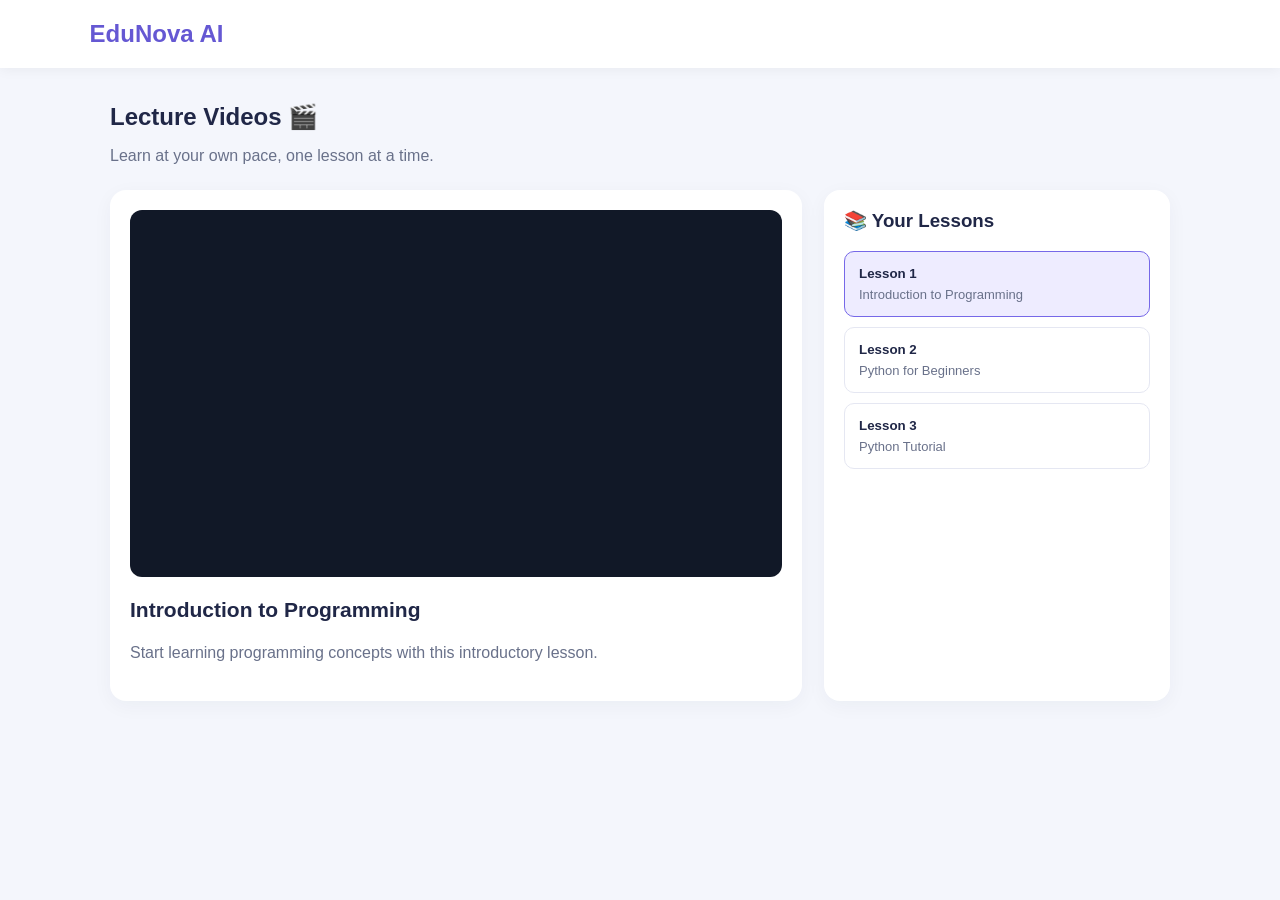
<file: lecture.html>
<!DOCTYPE html>
<html lang="en">
<head>
    <meta charset="UTF-8">
    <meta name="viewport" content="width=device-width, initial-scale=1.0">
    <title>EduNova AI | Lectures</title>

    <style>
        * {
            box-sizing: border-box;
        }

        body {
            margin: 0;
            font-family: Arial, sans-serif;
            background: #f4f6fc;
            color: #202747;
        }

        header {
            background: #ffffff;
            padding: 20px 7%;
            box-shadow: 0 2px 12px #0000000d;
        }

        header h2 {
            margin: 0;
            color: #6558d3;
        }

        main {
            max-width: 1100px;
            margin: 35px auto;
            padding: 0 20px;
        }

        .intro {
            margin-bottom: 25px;
        }

        .intro h1 {
            margin-bottom: 8px;
        }

        .intro p {
            color: #69718a;
        }

        .lecture-layout {
            display: grid;
            grid-template-columns: 2fr 1fr;
            gap: 22px;
        }

        .video-card,
        .playlist {
            background: white;
            border-radius: 16px;
            padding: 20px;
            box-shadow: 0 5px 20px #2027470b;
        }

        .video-frame {
            width: 100%;
            aspect-ratio: 16 / 9;
            border: 0;
            border-radius: 12px;
            background: #111827;
        }

        .video-card h2 {
            font-size: 21px;
        }

        .video-card p {
            color: #69718a;
            line-height: 1.6;
        }

        .playlist h3 {
            margin-top: 0;
        }

        .lesson {
            width: 100%;
            display: block;
            text-align: left;
            padding: 14px;
            margin-bottom: 10px;
            border: 1px solid #e5e7f2;
            border-radius: 10px;
            background: white;
            cursor: pointer;
            color: #202747;
        }

        .lesson.active {
            background: #eeecff;
            border-color: #7668e8;
        }

        .lesson strong,
        .lesson span {
            display: block;
        }

        .lesson span {
            margin-top: 6px;
            color: #69718a;
            font-size: 13px;
        }

        @media (max-width: 700px) {
            .lecture-layout {
                grid-template-columns: 1fr;
            }

            main {
                margin-top: 22px;
            }
        }
    </style>
</head>

<body>
    <header>
        <h2>EduNova AI</h2>
    </header>

    <main>
        <section class="intro">
            <h1>Lecture Videos 🎬</h1>
            <p>Learn at your own pace, one lesson at a time.</p>
        </section>

        <section class="lecture-layout">
            <div class="video-card">
                <iframe
                    id="lecturePlayer"
                    class="video-frame"
                    src="https://www.youtube.com/embed/8hly31xKli0"
                    title="Programming lecture video"
                    allow="accelerometer; autoplay; clipboard-write; encrypted-media; gyroscope; picture-in-picture; web-share"
                    referrerpolicy="strict-origin-when-cross-origin"
                    allowfullscreen>
                </iframe>

                <h2 id="lectureTitle">Introduction to Programming</h2>

                <p id="lectureDescription">
                    Start learning programming concepts with this introductory lesson.
                </p>
            </div>

            <aside class="playlist">
                <h3>📚 Your Lessons</h3>

                <button class="lesson active"
                    data-video="8hly31xKli0"
                    data-title="Introduction to Programming"
                    data-description="Learn the basics of programming.">
                    <strong>Lesson 1</strong>
                    <span>Introduction to Programming</span>
                </button>

                <button class="lesson"
                    data-video="rfscVS0vtbw"
                    data-title="Python for Beginners"
                    data-description="Explore Python fundamentals in this beginner-friendly lesson.">
                    <strong>Lesson 2</strong>
                    <span>Python for Beginners</span>
                </button>

                <button class="lesson"
                    data-video="kqtD5dpn9C8"
                    data-title="Python Tutorial"
                    data-description="Continue learning Python with a practical tutorial.">
                    <strong>Lesson 3</strong>
                    <span>Python Tutorial</span>
                </button>
            </aside>
        </section>
    </main>

    <script>
        const player = document.getElementById("lecturePlayer");
        const title = document.getElementById("lectureTitle");
        const description = document.getElementById("lectureDescription");
        const lessons = document.querySelectorAll(".lesson");

        lessons.forEach(function (lesson) {
            lesson.addEventListener("click", function () {
                player.src = "https://www.youtube.com/embed/" +
                    lesson.dataset.video;

                title.textContent = lesson.dataset.title;
                description.textContent = lesson.dataset.description;

                lessons.forEach(function (item) {
                    item.classList.remove("active");
                });

                lesson.classList.add("active");
            });
        });
    </script>
</body>
</html>
</file>
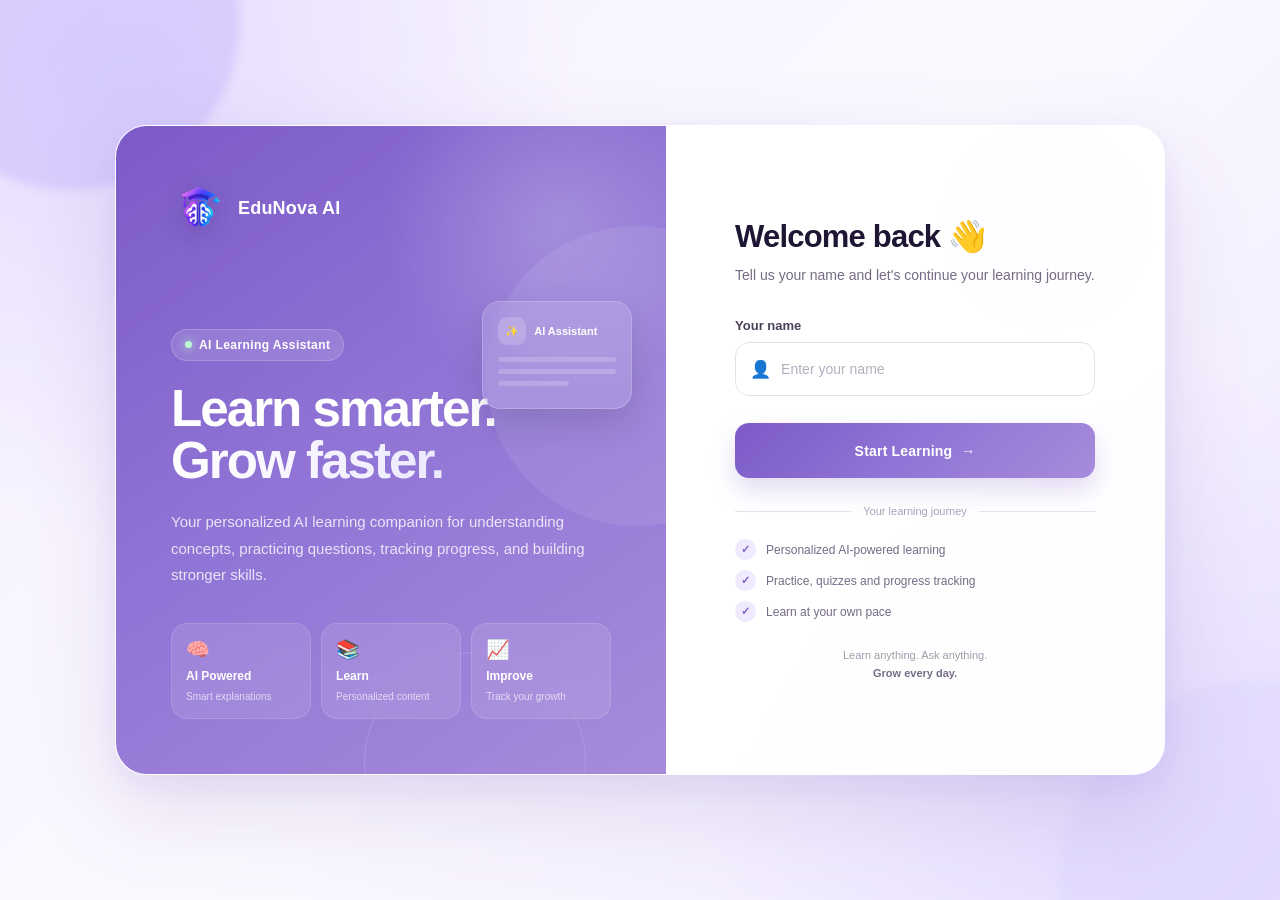
<file: login.html>
<!DOCTYPE html>
<html lang="en">

<head>

    <meta charset="UTF-8">

    <meta
        name="viewport"
        content="width=device-width, initial-scale=1.0"
    >

    <title>EduNova AI | Start Learning</title>

    <style>

        /* =====================================================
           RESET
        ===================================================== */

        * {
            margin: 0;
            padding: 0;
            box-sizing: border-box;
        }


        /* =====================================================
           COLOR VARIABLES - SOFT FADED PURPLE
        ===================================================== */

        :root {

            --primary: #8b5cf6;
            --primary-dark: #7c3aed;
            --purple: #a78bfa;
            --lavender: #c4b5fd;

            --text: #1f1633;
            --muted: #756b86;

            --light: #fbf9ff;

            --border: rgba(255,255,255,0.60);
        }


        /* =====================================================
           HTML
        ===================================================== */

        html {
            scroll-behavior: smooth;
        }


        /* =====================================================
           BODY
        ===================================================== */

        body {

            min-height: 100vh;

            font-family:
                Inter,
                "Segoe UI",
                Arial,
                Helvetica,
                sans-serif;

            color: var(--text);

            display: flex;
            align-items: center;
            justify-content: center;

            padding: 30px;

            overflow: hidden;

            /* SOFT FADED PURPLE BACKGROUND */

            background:

                radial-gradient(
                    circle at 10% 10%,
                    rgba(167,139,250,0.22),
                    transparent 32%
                ),

                radial-gradient(
                    circle at 90% 90%,
                    rgba(196,181,253,0.25),
                    transparent 32%
                ),

                linear-gradient(
                    135deg,
                    #f5f0ff,
                    #fbf9ff 50%,
                    #eee7ff
                );
        }


        /* =====================================================
           BACKGROUND BLOBS
        ===================================================== */

        .background {

            position: fixed;

            inset: 0;

            overflow: hidden;

            pointer-events: none;

            z-index: 0;
        }


        .blob {

            position: absolute;

            border-radius: 50%;

            filter: blur(5px);

            opacity: 0.45;

            animation:
                floatBlob 10s ease-in-out infinite;
        }


        .blob.one {

            width: 340px;
            height: 340px;

            background: #c4b5fd;

            top: -150px;
            left: -100px;
        }


        .blob.two {

            width: 400px;
            height: 400px;

            background: #ddd6fe;

            right: -180px;
            bottom: -180px;

            animation-delay: 2s;
        }


        .blob.three {

            width: 170px;
            height: 170px;

            background: #d8b4fe;

            top: 15%;
            right: 12%;

            animation-delay: 4s;
        }


        @keyframes floatBlob {

            0%,
            100% {
                transform: translate(0, 0);
            }

            50% {
                transform: translate(20px, -20px);
            }
        }


        /* =====================================================
           MAIN CONTAINER
        ===================================================== */

        .page {

            position: relative;

            z-index: 2;

            width: min(1050px, 100%);

            min-height: 650px;

            display: grid;

            grid-template-columns: 1.05fr 0.95fr;

            overflow: hidden;

            border-radius: 32px;

            background: rgba(255,255,255,0.76);

            border:
                1px solid rgba(255,255,255,0.90);

            box-shadow:

                0 35px 90px
                rgba(109,78,155,0.16),

                0 10px 30px
                rgba(139,92,246,0.08);

            backdrop-filter: blur(25px);

            animation:
                pageAppear 0.8s ease;
        }


        @keyframes pageAppear {

            from {

                opacity: 0;

                transform:
                    translateY(25px)
                    scale(0.98);
            }

            to {

                opacity: 1;

                transform:
                    translateY(0)
                    scale(1);
            }
        }


        /* =====================================================
           LEFT HERO SECTION
        ===================================================== */

        .hero-section {

            position: relative;

            padding: 55px;

            display: flex;

            flex-direction: column;

            justify-content: space-between;

            overflow: hidden;

            color: white;

            /* SOFT FADED PURPLE */

            background:

                radial-gradient(
                    circle at 80% 15%,
                    rgba(255,255,255,0.20),
                    transparent 25%
                ),

                linear-gradient(
                    145deg,
                    #7c5ac7,
                    #9175d6 48%,
                    #a78bdb
                );
        }


        .hero-section::before {

            content: "";

            position: absolute;

            width: 300px;
            height: 300px;

            border-radius: 50%;

            background:
                rgba(255,255,255,0.08);

            right: -120px;
            top: 100px;
        }


        .hero-section::after {

            content: "";

            position: absolute;

            width: 220px;
            height: 220px;

            border-radius: 50%;

            border:
                1px solid rgba(255,255,255,0.15);

            right: 80px;
            bottom: -100px;
        }


        /* =====================================================
           BRAND
        ===================================================== */

        .brand {

            position: relative;

            z-index: 2;

            display: flex;

            align-items: center;

            gap: 12px;

            font-size: 18px;

            font-weight: 700;

            letter-spacing: 0.2px;
        }


        .brand-icon {

            width: 55px;
            height: 55px;

            display: flex;

            align-items: center;

            justify-content: center;

            flex-shrink: 0;
        }


        .brand-icon img {

            width: 55px;
            height: 55px;

            object-fit: contain;

            display: block;

            filter:
                drop-shadow(
                    0 5px 12px
                    rgba(0,0,0,0.15)
                );
        }


        /* =====================================================
           HERO CONTENT
        ===================================================== */

        .hero-content {

            position: relative;

            z-index: 2;

            margin-top: 40px;
        }


        .eyebrow {

            display: inline-flex;

            align-items: center;

            gap: 7px;

            padding: 8px 13px;

            margin-bottom: 22px;

            border-radius: 50px;

            background:
                rgba(255,255,255,0.12);

            border:
                1px solid rgba(255,255,255,0.18);

            font-size: 12px;

            font-weight: 600;

            letter-spacing: 0.4px;
        }


        .status-dot {

            width: 7px;
            height: 7px;

            border-radius: 50%;

            background: #bbf7d0;

            box-shadow:
                0 0 10px #bbf7d0;
        }


        .hero-title {

            max-width: 480px;

            font-size:
                clamp(38px, 4vw, 58px);

            line-height: 1.02;

            letter-spacing: -2px;

            margin-bottom: 22px;
        }


        .hero-title span {

            background:

                linear-gradient(
                    90deg,
                    #ffffff,
                    #ede9fe
                );

            -webkit-background-clip: text;

            background-clip: text;

            -webkit-text-fill-color: transparent;
        }


        .hero-description {

            max-width: 430px;

            color:
                rgba(255,255,255,0.80);

            font-size: 15px;

            line-height: 1.75;
        }


        /* =====================================================
           FEATURE CARDS
        ===================================================== */

        .features {

            position: relative;

            z-index: 3;

            display: flex;

            gap: 10px;

            margin-top: 35px;
        }


        .feature {

            flex: 1;

            padding: 14px;

            border-radius: 16px;

            background:
                rgba(255,255,255,0.10);

            border:
                1px solid
                rgba(255,255,255,0.14);

            backdrop-filter: blur(10px);

            transition:
                0.25s ease;
        }


        .feature:hover {

            transform:
                translateY(-4px);

            background:
                rgba(255,255,255,0.16);
        }


        .feature-icon {

            font-size: 19px;

            margin-bottom: 8px;
        }


        .feature strong {

            display: block;

            font-size: 12px;

            margin-bottom: 3px;
        }


        .feature small {

            color:
                rgba(255,255,255,0.68);

            font-size: 10px;
        }


        /* =====================================================
           FLOATING AI CARD
        ===================================================== */

        .ai-card {

            position: absolute;

            z-index: 4;

            right: 34px;

            top: 175px;

            width: 150px;

            padding: 15px;

            border-radius: 18px;

            background:
                rgba(255,255,255,0.13);

            border:
                1px solid
                rgba(255,255,255,0.20);

            backdrop-filter: blur(15px);

            box-shadow:
                0 15px 35px
                rgba(0,0,0,0.12);

            animation:
                floatingCard 4s
                ease-in-out infinite;
        }


        @keyframes floatingCard {

            0%,
            100% {
                transform: translateY(0);
            }

            50% {
                transform: translateY(-10px);
            }
        }


        .ai-card-top {

            display: flex;

            align-items: center;

            gap: 8px;

            margin-bottom: 12px;

            font-size: 11px;

            font-weight: 600;
        }


        .ai-card-icon {

            width: 28px;
            height: 28px;

            display: flex;

            align-items: center;

            justify-content: center;

            border-radius: 9px;

            background:
                rgba(255,255,255,0.18);
        }


        .ai-line {

            height: 5px;

            border-radius: 20px;

            background:
                rgba(255,255,255,0.18);

            margin-bottom: 7px;
        }


        .ai-line.short {
            width: 60%;
        }


        /* =====================================================
           RIGHT LOGIN SECTION
        ===================================================== */

        .login-section {

            display: flex;

            align-items: center;

            justify-content: center;

            padding: 55px 60px;

            background:
                rgba(255,255,255,0.74);
        }


        .login-content {

            width: 100%;

            max-width: 360px;

            animation:
                loginAppear
                0.9s ease
                0.15s both;
        }


        @keyframes loginAppear {

            from {

                opacity: 0;

                transform:
                    translateX(20px);
            }

            to {

                opacity: 1;

                transform:
                    translateX(0);
            }
        }


        /* =====================================================
           MOBILE LOGO
        ===================================================== */

        .mobile-logo {

            display: none;

            width: 65px;
            height: 65px;

            align-items: center;

            justify-content: center;

            margin-bottom: 20px;
        }


        .mobile-logo img {

            width: 65px;
            height: 65px;

            object-fit: contain;

            display: block;

            filter:
                drop-shadow(
                    0 5px 12px
                    rgba(124,90,199,0.20)
                );
        }


        /* =====================================================
           LOGIN HEADER
        ===================================================== */

        .login-content h1 {

            font-size: 31px;

            letter-spacing: -0.8px;

            margin-bottom: 9px;
        }


        .login-subtitle {

            color: var(--muted);

            font-size: 14px;

            line-height: 1.6;

            margin-bottom: 32px;
        }


        /* =====================================================
           FORM
        ===================================================== */

        .form-group {

            margin-bottom: 22px;
        }


        .label-row {

            display: flex;

            justify-content: space-between;

            align-items: center;

            margin-bottom: 9px;
        }


        .label {

            color: #4b4059;

            font-size: 13px;

            font-weight: 700;
        }


        .input-wrapper {

            position: relative;
        }


        .input-icon {

            position: absolute;

            left: 15px;

            top: 50%;

            transform:
                translateY(-50%);

            color: #aaa0b8;

            font-size: 17px;

            pointer-events: none;

            transition:
                0.2s ease;
        }


        .input {

            width: 100%;

            height: 54px;

            padding:
                0 16px 0 45px;

            border:
                1px solid #e6e0ee;

            border-radius: 14px;

            background:
                rgba(255,255,255,0.92);

            color: #241b30;

            font-size: 14px;

            outline: none;

            transition:

                border 0.2s ease,

                box-shadow 0.2s ease,

                transform 0.2s ease;
        }


        .input::placeholder {
            color: #b5aebe;
        }


        .input:hover {

            border-color:
                #cbb8e8;
        }


        .input:focus {

            border-color:
                #a78bfa;

            box-shadow:

                0 0 0 4px
                rgba(167,139,250,0.12);

            transform:
                translateY(-1px);
        }


        .input:focus + .input-icon {

            color:
                #8b5cf6;
        }


        /* =====================================================
           LOGIN BUTTON
        ===================================================== */

        .continue-btn {

            position: relative;

            width: 100%;

            height: 55px;

            margin-top: 5px;

            border: none;

            border-radius: 14px;

            color: white;

            /* SOFT PURPLE BUTTON */

            background:

                linear-gradient(
                    135deg,
                    #7c5ac7,
                    #9175d6 50%,
                    #a78bdb
                );

            font-size: 14px;

            font-weight: 700;

            letter-spacing: 0.2px;

            cursor: pointer;

            overflow: hidden;

            box-shadow:

                0 12px 25px
                rgba(124,90,199,0.22);

            transition:

                transform 0.2s ease,

                box-shadow 0.2s ease;
        }


        .continue-btn::before {

            content: "";

            position: absolute;

            top: 0;

            left: -100%;

            width: 70%;

            height: 100%;

            background:

                linear-gradient(
                    90deg,
                    transparent,
                    rgba(255,255,255,0.28),
                    transparent
                );

            transform:
                skewX(-20deg);

            transition:
                0.6s ease;
        }


        .continue-btn:hover {

            transform:
                translateY(-3px);

            box-shadow:

                0 17px 35px
                rgba(124,90,199,0.28);
        }


        .continue-btn:hover::before {

            left: 130%;
        }


        .continue-btn:active {

            transform:
                translateY(-1px);
        }


        .btn-content {

            position: relative;

            z-index: 2;

            display: flex;

            align-items: center;

            justify-content: center;

            gap: 9px;
        }


        .arrow {

            transition:
                transform 0.2s ease;
        }


        .continue-btn:hover .arrow {

            transform:
                translateX(4px);
        }


        /* =====================================================
           DIVIDER
        ===================================================== */

        .divider {

            display: flex;

            align-items: center;

            gap: 12px;

            margin:
                27px 0 22px;

            color: #aaa0b8;

            font-size: 11px;
        }


        .divider::before,
        .divider::after {

            content: "";

            flex: 1;

            height: 1px;

            background:
                #e7e1ef;
        }


        /* =====================================================
           BENEFITS
        ===================================================== */

        .benefits {

            display: flex;

            flex-direction: column;

            gap: 10px;

            margin-bottom: 25px;
        }


        .benefit {

            display: flex;

            align-items: center;

            gap: 10px;

            color: #756b86;

            font-size: 12px;
        }


        .check {

            width: 21px;
            height: 21px;

            display: flex;

            align-items: center;

            justify-content: center;

            border-radius: 50%;

            color:
                #7c5ac7;

            background:
                #f0eaff;

            font-size: 11px;

            font-weight: bold;
        }


        /* =====================================================
           FOOTER
        ===================================================== */

        .footer-text {

            color:
                #a39aaa;

            font-size: 11px;

            text-align: center;

            line-height: 1.6;
        }


        .footer-text strong {

            color:
                #756b86;
        }


        /* =====================================================
           RESPONSIVE - TABLET
        ===================================================== */

        @media (max-width: 850px) {

            body {

                padding: 20px;

                overflow: auto;
            }


            .page {

                grid-template-columns: 1fr;

                max-width: 500px;

                min-height: auto;
            }


            .hero-section {

                min-height: 330px;

                padding: 35px;
            }


            .hero-content {

                margin-top: 25px;
            }


            .hero-title {

                font-size: 39px;
            }


            .hero-description {

                max-width: 360px;
            }


            .features {

                display: none;
            }


            .ai-card {

                right: 25px;

                top: 120px;

                transform:
                    scale(0.85);
            }


            .login-section {

                padding:
                    40px 35px;
            }
        }


        /* =====================================================
           RESPONSIVE - MOBILE
        ===================================================== */

        @media (max-width: 520px) {

            body {

                padding: 12px;
            }


            .page {

                border-radius: 24px;
            }


            .hero-section {

                min-height: 275px;

                padding: 25px;
            }


            .brand {

                font-size: 16px;
            }


            .brand-icon {

                width: 45px;

                height: 45px;
            }


            .brand-icon img {

                width: 45px;

                height: 45px;
            }


            .hero-title {

                font-size: 32px;

                letter-spacing:
                    -1.2px;
            }


            .hero-description {

                font-size: 13px;
            }


            .ai-card {

                display: none;
            }


            .login-section {

                padding:
                    35px 25px;
            }


            .login-content h1 {

                font-size: 27px;
            }


            .mobile-logo {

                display: flex;
            }
        }

    </style>

</head>


<body>


    <!-- =====================================================
         BACKGROUND
    ===================================================== -->

    <div class="background">

        <div class="blob one"></div>

        <div class="blob two"></div>

        <div class="blob three"></div>

    </div>


    <!-- =====================================================
         MAIN PAGE
    ===================================================== -->

    <main class="page">


        <!-- =================================================
             LEFT HERO
        ================================================== -->

        <section class="hero-section">


            <!-- BRAND -->

            <div class="brand">

                <div class="brand-icon">

                    <img
                        src="assets/edunova-logo.png"
                        alt="EduNova AI Logo"
                    >

                </div>

                <span>
                    EduNova AI
                </span>

            </div>


            <!-- HERO CONTENT -->

            <div class="hero-content">


                <div class="eyebrow">

                    <span class="status-dot"></span>

                    AI Learning Assistant

                </div>


                <h2 class="hero-title">

                    Learn smarter.

                    <br>

                    <span>
                        Grow faster.
                    </span>

                </h2>


                <p class="hero-description">

                    Your personalized AI learning companion
                    for understanding concepts, practicing
                    questions, tracking progress, and building
                    stronger skills.

                </p>


                <!-- FEATURE CARDS -->

                <div class="features">


                    <div class="feature">

                        <div class="feature-icon">
                            🧠
                        </div>

                        <strong>
                            AI Powered
                        </strong>

                        <small>
                            Smart explanations
                        </small>

                    </div>


                    <div class="feature">

                        <div class="feature-icon">
                            📚
                        </div>

                        <strong>
                            Learn
                        </strong>

                        <small>
                            Personalized content
                        </small>

                    </div>


                    <div class="feature">

                        <div class="feature-icon">
                            📈
                        </div>

                        <strong>
                            Improve
                        </strong>

                        <small>
                            Track your growth
                        </small>

                    </div>


                </div>

            </div>


            <!-- FLOATING AI CARD -->

            <div class="ai-card">


                <div class="ai-card-top">

                    <div class="ai-card-icon">
                        ✨
                    </div>

                    <span>
                        AI Assistant
                    </span>

                </div>


                <div class="ai-line"></div>

                <div class="ai-line"></div>

                <div class="ai-line short"></div>


            </div>


        </section>


        <!-- =================================================
             RIGHT LOGIN SECTION
        ================================================== -->

        <section class="login-section">


            <div class="login-content">


                <!-- MOBILE LOGO -->

                <div class="mobile-logo">

                    <img
                        src="assets/edunova-logo.png"
                        alt="EduNova AI Logo"
                    >

                </div>


                <!-- HEADING -->

                <h1>
                    Welcome back 👋
                </h1>


                <p class="login-subtitle">

                    Tell us your name and let's
                    continue your learning journey.

                </p>


                <!-- FORM -->

                <form
                    class="form"
                    onsubmit="startEduNova(event)"
                >


                    <div class="form-group">


                        <div class="label-row">

                            <label
                                class="label"
                                for="userName"
                            >

                                Your name

                            </label>

                        </div>


                        <div class="input-wrapper">


                            <input
                                class="input"
                                type="text"
                                id="userName"
                                placeholder="Enter your name"
                                autocomplete="name"
                                maxlength="50"
                                required
                            >


                            <span class="input-icon">
                                👤
                            </span>


                        </div>


                    </div>


                    <!-- BUTTON -->

                    <button
                        class="continue-btn"
                        type="submit"
                    >


                        <span class="btn-content">

                            <span>
                                Start Learning
                            </span>

                            <span class="arrow">
                                →
                            </span>

                        </span>


                    </button>


                </form>


                <!-- DIVIDER -->

                <div class="divider">

                    Your learning journey

                </div>


                <!-- BENEFITS -->

                <div class="benefits">


                    <div class="benefit">

                        <span class="check">
                            ✓
                        </span>

                        <span>
                            Personalized AI-powered learning
                        </span>

                    </div>


                    <div class="benefit">

                        <span class="check">
                            ✓
                        </span>

                        <span>
                            Practice, quizzes and progress tracking
                        </span>

                    </div>


                    <div class="benefit">

                        <span class="check">
                            ✓
                        </span>

                        <span>
                            Learn at your own pace
                        </span>

                    </div>


                </div>


                <!-- FOOTER -->

                <p class="footer-text">

                    Learn anything. Ask anything.

                    <br>

                    <strong>
                        Grow every day.
                    </strong>

                </p>


            </div>

        </section>


    </main>


    <!-- =====================================================
         JAVASCRIPT
    ===================================================== -->

    <script>


        function startEduNova(event) {

            event.preventDefault();


            const nameInput =
                document.getElementById("userName");


            const name =
                nameInput.value.trim();


            /* VALIDATE NAME */

            if (name === "") {

                alert(
                    "Please enter your name."
                );

                nameInput.focus();

                return;
            }


            /* SAVE STUDENT NAME */

            localStorage.setItem(
                "studentName",
                name
            );


            /* BUTTON TRANSITION */

            const button =
                document.querySelector(
                    ".continue-btn"
                );


            button.innerHTML = `

                <span class="btn-content">

                    <span>
                        Welcome, ${escapeHTML(name)}!
                    </span>

                    <span>
                        ✓
                    </span>

                </span>

            `;


            button.style.pointerEvents =
                "none";


            /* OPEN DASHBOARD */

            setTimeout(() => {

                window.location.href =
                    "chat.html";

            }, 500);

        }


        /* =====================================================
           PREVENT HTML INJECTION
        ===================================================== */

        function escapeHTML(value) {

            return value

                .replace(
                    /&/g,
                    "&amp;"
                )

                .replace(
                    /</g,
                    "&lt;"
                )

                .replace(
                    />/g,
                    "&gt;"
                )

                .replace(
                    /"/g,
                    "&quot;"
                )

                .replace(
                    /'/g,
                    "&#039;"
                );
        }

    </script>


</body>

</html>
</file>
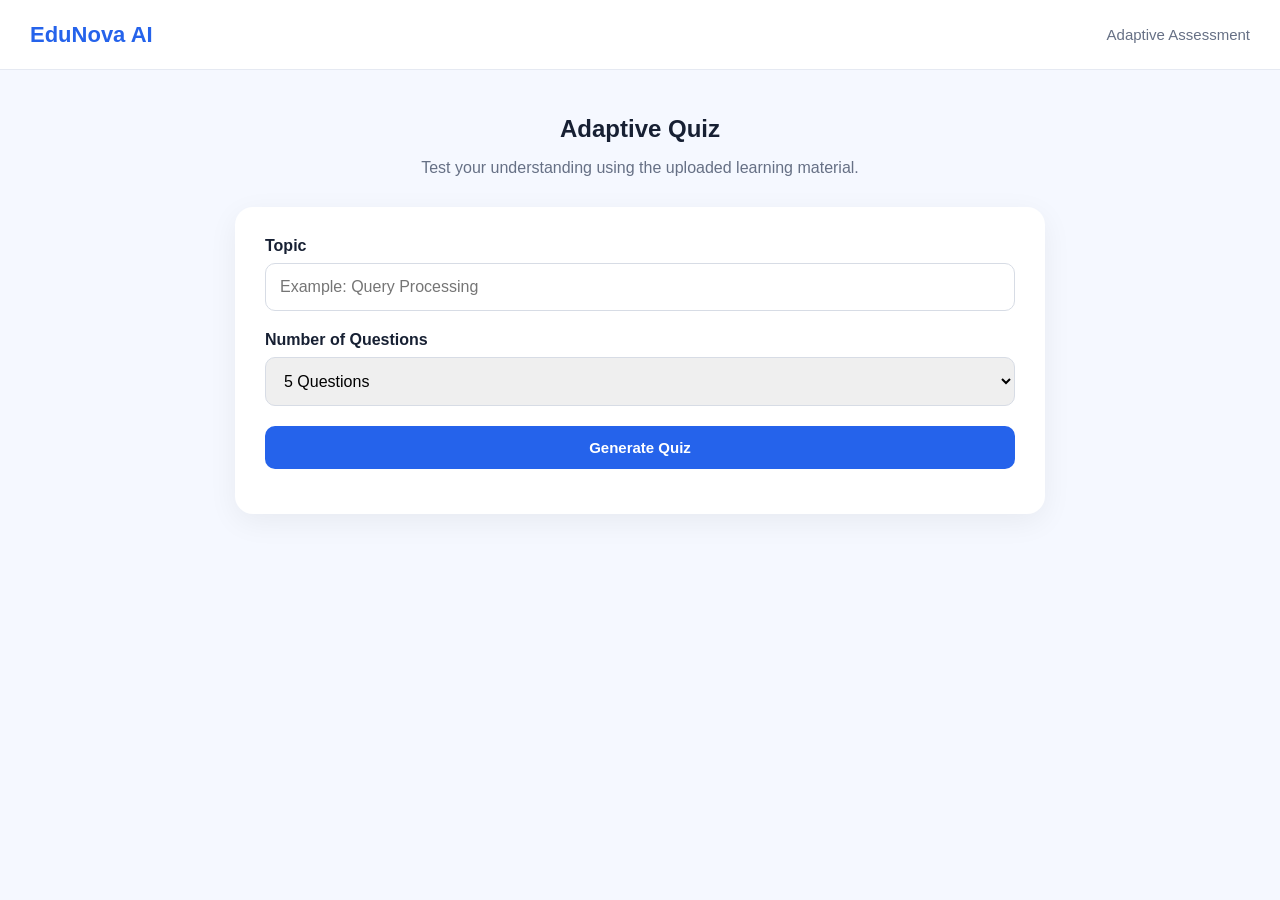
<file: quiz.html>
<!DOCTYPE html>
<html lang="en">

<head>
    <meta charset="UTF-8">
    <meta name="viewport" content="width=device-width, initial-scale=1.0">

    <title>EduNova AI - Adaptive Quiz</title>

    <style>

        * {
            box-sizing: border-box;
        }

        body {
            margin: 0;
            font-family: Arial, sans-serif;
            background: #f5f8ff;
            color: #172033;
        }

        .header {
            height: 70px;
            background: white;
            border-bottom: 1px solid #e5e9f2;

            display: flex;
            align-items: center;
            justify-content: space-between;

            padding: 0 30px;
        }

        .logo {
            font-size: 22px;
            font-weight: 700;
            color: #2563eb;
        }

        .header-title {
            color: #667085;
            font-size: 15px;
        }

        .container {
            max-width: 850px;
            margin: 45px auto;
            padding: 0 20px;
        }

        .title {
            text-align: center;
            margin-bottom: 30px;
        }

        .title h1 {
            margin-bottom: 8px;
        }

        .title p {
            color: #667085;
        }

        .card {
            background: white;
            border-radius: 18px;
            padding: 30px;

            box-shadow:
                0 8px 30px rgba(0, 0, 0, 0.06);
        }

        label {
            display: block;
            font-weight: 600;
            margin-bottom: 8px;
        }

        input,
        select {
            width: 100%;
            padding: 14px;

            border: 1px solid #d7dce5;
            border-radius: 10px;

            font-size: 16px;
            margin-bottom: 20px;
        }

        input:focus,
        select:focus {
            outline: none;
            border-color: #2563eb;
        }

        button {
            border: none;
            border-radius: 10px;

            padding: 13px 22px;

            font-size: 15px;
            font-weight: 600;

            cursor: pointer;
        }

        .primary-btn {
            width: 100%;
            background: #2563eb;
            color: white;
        }

        .primary-btn:hover {
            background: #1d4ed8;
        }

        .primary-btn:disabled {
            background: #94a3b8;
            cursor: not-allowed;
        }

        .quiz-top {
            display: flex;
            justify-content: space-between;
            align-items: center;

            margin-bottom: 15px;
        }

        .question-number {
            color: #2563eb;
            font-weight: 700;
        }

        .topic-name {
            color: #667085;
            font-size: 14px;
        }

        .progress {
            height: 8px;
            background: #e5e7eb;

            border-radius: 10px;

            margin-bottom: 25px;

            overflow: hidden;
        }

        .progress-bar {
            height: 100%;
            width: 0%;

            background: #2563eb;

            transition: width 0.3s;
        }

        .question {
            font-size: 22px;
            line-height: 1.5;

            margin-bottom: 25px;
        }

        .option {
            display: block;

            width: 100%;

            text-align: left;

            background: #f8faff;

            border: 1px solid #dce3f0;

            margin-bottom: 12px;

            color: #172033;

            transition: 0.2s;
        }

        .option:hover {
            border-color: #2563eb;
            background: #eef4ff;
        }

        .option.selected {
            border-color: #2563eb;
            background: #dbeafe;
        }

        .next-btn {
            margin-top: 15px;

            background: #2563eb;

            color: white;

            width: 100%;
        }

        .next-btn:disabled {
            background: #aab4c5;
            cursor: not-allowed;
        }

        .result-card {
            text-align: center;
        }

        .score {
            font-size: 48px;
            font-weight: 700;

            color: #2563eb;

            margin: 20px 0 5px;
        }

        .percentage {
            font-size: 20px;
            font-weight: 600;

            color: #475467;

            margin-bottom: 20px;
        }

        .result-text {
            color: #667085;
            margin-bottom: 25px;
        }

        .mastery-box {
            margin: 25px 0;

            padding: 22px;

            background: #f8faff;

            border-radius: 14px;

            text-align: left;
        }

        .mastery-title {
            font-size: 14px;
            color: #667085;

            margin-bottom: 8px;
        }

        .mastery-value {
            font-size: 30px;
            font-weight: 700;

            color: #2563eb;

            margin-bottom: 12px;
        }

        .mastery-bar {
            height: 10px;

            background: #e5e7eb;

            border-radius: 10px;

            overflow: hidden;
        }

        .mastery-progress {
            height: 100%;

            width: 0%;

            background: #2563eb;

            transition: width 0.5s;
        }

        .mastery-status {
            margin-top: 12px;

            font-weight: 600;

            color: #344054;
        }

        .error {
            color: #dc2626;

            margin-top: 15px;

            text-align: center;
        }

        .success {
            color: #16a34a;

            margin-top: 12px;

            text-align: center;
        }

        .loading {
            color: #2563eb;

            margin-top: 15px;

            text-align: center;
        }

        .hidden {
            display: none;
        }

    </style>
</head>


<body>


<header class="header">

    <div class="logo">
        EduNova AI
    </div>

    <div class="header-title">
        Adaptive Assessment
    </div>

</header>


<main class="container">


    <!-- SETUP -->

    <section id="setupSection">

        <div class="title">

            <h1>
                Adaptive Quiz
            </h1>

            <p>
                Test your understanding using the uploaded learning material.
            </p>

        </div>


        <div class="card">

            <label for="topic">
                Topic
            </label>

            <input
                type="text"
                id="topic"
                placeholder="Example: Query Processing"
            >


            <label for="count">
                Number of Questions
            </label>

            <select id="count">

                <option value="5">
                    5 Questions
                </option>

                <option value="10">
                    10 Questions
                </option>

            </select>


            <button
                id="generateButton"
                class="primary-btn"
                onclick="startQuiz()"
            >
                Generate Quiz
            </button>


            <div
                id="errorMessage"
                class="error"
            ></div>

        </div>

    </section>


    <!-- QUIZ -->

    <section
        id="quizSection"
        class="hidden"
    >

        <div class="card">


            <div class="quiz-top">

                <div
                    id="questionNumber"
                    class="question-number"
                ></div>

                <div
                    id="topicName"
                    class="topic-name"
                ></div>

            </div>


            <div class="progress">

                <div
                    id="progressBar"
                    class="progress-bar"
                ></div>

            </div>


            <div
                id="questionText"
                class="question"
            ></div>


            <div
                id="optionsContainer"
            ></div>


            <button
                id="nextButton"
                class="next-btn"
                onclick="nextQuestion()"
                disabled
            >
                Next
            </button>


        </div>

    </section>


    <!-- RESULT -->

    <section
        id="resultSection"
        class="hidden"
    >

        <div class="card result-card">


            <div class="title">

                <h1>
                    Quiz Complete
                </h1>

            </div>


            <div
                id="scoreText"
                class="score"
            >
                0 / 0
            </div>


            <div
                id="percentageText"
                class="percentage"
            >
                0%
            </div>


            <div
                id="resultMessage"
                class="result-text"
            ></div>


            <!-- MASTERY -->

            <div
                id="masteryBox"
                class="mastery-box hidden"
            >

                <div class="mastery-title">
                    Topic Mastery
                </div>


                <div
                    id="masteryValue"
                    class="mastery-value"
                >
                    0%
                </div>


                <div class="mastery-bar">

                    <div
                        id="masteryProgress"
                        class="mastery-progress"
                    ></div>

                </div>


                <div
                    id="masteryStatus"
                    class="mastery-status"
                ></div>

            </div>


            <div
                id="learnerMessage"
                class="success"
            ></div>


            <button
                class="primary-btn"
                onclick="restartQuiz()"
            >
                Try Another Quiz
            </button>


        </div>

    </section>


</main>


<script>


/* =========================
   API
========================= */

const API_URL = "http://127.0.0.1:5000";


/* =========================
   QUIZ VARIABLES
========================= */

let quizQuestions = [];

let topic = "";

let currentQuestion = 0;

let selectedAnswer = null;

let score = 0;


/* =========================
   START QUIZ
========================= */

async function startQuiz() {

    topic = document
        .getElementById("topic")
        .value
        .trim();


    const count = Number(
        document
            .getElementById("count")
            .value
    );


    const errorMessage =
        document.getElementById(
            "errorMessage"
        );


    const generateButton =
        document.getElementById(
            "generateButton"
        );


    errorMessage.textContent = "";


    if (!topic) {

        errorMessage.textContent =
            "Please enter a topic.";

        return;
    }


    try {

        generateButton.disabled = true;

        generateButton.textContent =
            "Generating Quiz...";


        const response = await fetch(
            API_URL + "/quiz",
            {
                method: "POST",

                headers: {
                    "Content-Type":
                        "application/json"
                },

                body: JSON.stringify({
                    topic: topic,
                    count: count
                })
            }
        );


        const data =
            await response.json();


        if (!response.ok) {

            throw new Error(
                data.error ||
                "Quiz generation failed."
            );
        }


        if (
            !data.quiz ||
            !Array.isArray(data.quiz.questions)
        ) {

            throw new Error(
                "Invalid quiz data received from the server."
            );
        }


        quizQuestions =
            data.quiz.questions;


        if (
            quizQuestions.length === 0
        ) {

            throw new Error(
                "No questions were generated."
            );
        }


        currentQuestion = 0;

        score = 0;

        selectedAnswer = null;


        document
            .getElementById("setupSection")
            .classList
            .add("hidden");


        document
            .getElementById("quizSection")
            .classList
            .remove("hidden");


        document
            .getElementById("topicName")
            .textContent = topic;


        showQuestion();


    } catch (error) {

        console.error(
            "Quiz Error:",
            error
        );


        errorMessage.textContent =
            error.message;


    } finally {

        generateButton.disabled = false;

        generateButton.textContent =
            "Generate Quiz";

    }

}


/* =========================
   SHOW QUESTION
========================= */

function showQuestion() {

    const question =
        quizQuestions[currentQuestion];


    if (!question) {

        showResult();

        return;
    }


    selectedAnswer = null;


    document
        .getElementById("questionNumber")
        .textContent =
        "Question " +
        (currentQuestion + 1) +
        " of " +
        quizQuestions.length;


    document
        .getElementById("questionText")
        .textContent =
        question.question || "";


    const optionsContainer =
        document.getElementById(
            "optionsContainer"
        );


    optionsContainer.innerHTML = "";


    const options =
        Array.isArray(question.options)
            ? question.options
            : [];


    options.forEach(function(option) {

        const button =
            document.createElement(
                "button"
            );


        button.type = "button";

        button.className = "option";

        button.textContent = option;


        button.onclick = function() {

            document
                .querySelectorAll(".option")
                .forEach(function(item) {

                    item.classList.remove(
                        "selected"
                    );

                });


            button.classList.add(
                "selected"
            );


            selectedAnswer = option;


            document
                .getElementById(
                    "nextButton"
                )
                .disabled = false;

        };


        optionsContainer.appendChild(
            button
        );

    });


    const progress =
        (
            currentQuestion /
            quizQuestions.length
        ) * 100;


    document
        .getElementById("progressBar")
        .style.width =
        progress + "%";


    document
        .getElementById("nextButton")
        .textContent =
        currentQuestion ===
        quizQuestions.length - 1
            ? "Submit Quiz"
            : "Next";


    document
        .getElementById("nextButton")
        .disabled = true;

}


/* =========================
   NEXT QUESTION
========================= */

function nextQuestion() {

    if (selectedAnswer === null) {

        return;
    }


    const question =
        quizQuestions[currentQuestion];


    if (
        question &&
        selectedAnswer ===
        question.correct_answer
    ) {

        score++;

    }


    currentQuestion++;


    if (
        currentQuestion >=
        quizQuestions.length
    ) {

        showResult();

    } else {

        showQuestion();

    }

}


/* =========================
   SHOW RESULT
========================= */

async function showResult() {

    const total =
        quizQuestions.length;


    if (total === 0) {

        return;
    }


    /* HIDE QUIZ */

    document
        .getElementById("quizSection")
        .classList
        .add("hidden");


    /* SHOW RESULT */

    document
        .getElementById("resultSection")
        .classList
        .remove("hidden");


    /* SCORE */

    document
        .getElementById("scoreText")
        .textContent =
        score + " / " + total;


    /* PERCENTAGE */

    const percentage =
        Math.round(
            (score / total) * 100
        );


    document
        .getElementById("percentageText")
        .textContent =
        percentage + "%";


    /* MESSAGE */

    let message = "";


    if (percentage >= 80) {

        message =
            "Excellent! You have a strong understanding of this topic.";

    } else if (percentage >= 60) {

        message =
            "Good work! A little more revision can improve your mastery.";

    } else {

        message =
            "This topic needs more revision. EduNova recommends practicing it again.";

    }


    document
        .getElementById("resultMessage")
        .textContent =
        message;


    /* UPDATE LEARNER MODEL */

    try {

        const response =
            await fetch(
                API_URL +
                "/learner/update",
                {
                    method: "POST",

                    headers: {
                        "Content-Type":
                            "application/json"
                    },

                    body: JSON.stringify({
                        topic: topic,
                        score: score,
                        total: total
                    })
                }
            );


        const data =
            await response.json();


        console.log(
            "Learner Model Response:",
            data
        );


        if (
            !response.ok
        ) {

            throw new Error(
                data.error ||
                data.message ||
                "Learner model update failed."
            );
        }


        if (data.success) {

            const mastery =
                Number(data.mastery);


            /* SHOW MASTERY */

            document
                .getElementById("masteryBox")
                .classList
                .remove("hidden");


            document
                .getElementById("masteryValue")
                .textContent =
                mastery + "%";


            document
                .getElementById("masteryProgress")
                .style.width =
                Math.min(
                    Math.max(mastery, 0),
                    100
                ) + "%";


            let status = "";


            if (mastery >= 80) {

                status =
                    "Strong mastery — you are doing well in this topic.";

            } else if (mastery >= 60) {

                status =
                    "Developing mastery — continue practicing this topic.";

            } else {

                status =
                    "Needs revision — review the learning material and try again.";

            }


            document
                .getElementById("masteryStatus")
                .textContent =
                status;


            document
                .getElementById("learnerMessage")
                .textContent =
                "Your learner progress has been updated.";

        } else {

            document
                .getElementById("learnerMessage")
                .textContent =
                "Quiz completed, but learner progress could not be updated.";

        }


    } catch (error) {

        console.error(
            "Learner Model Error:",
            error
        );


        document
            .getElementById("learnerMessage")
            .textContent =
            "Quiz completed. Learner progress could not be updated.";

    }

}


/* =========================
   RESTART QUIZ
========================= */

function restartQuiz() {

    quizQuestions = [];

    topic = "";

    currentQuestion = 0;

    score = 0;

    selectedAnswer = null;


    /* HIDE RESULT */

    document
        .getElementById("resultSection")
        .classList
        .add("hidden");


    /* SHOW SETUP */

    document
        .getElementById("setupSection")
        .classList
        .remove("hidden");


    /* CLEAR TOPIC */

    document
        .getElementById("topic")
        .value = "";


    /* RESET MASTERY */

    document
        .getElementById("masteryBox")
        .classList
        .add("hidden");


    document
        .getElementById("masteryValue")
        .textContent =
        "0%";


    document
        .getElementById("masteryProgress")
        .style.width =
        "0%";


    document
        .getElementById("masteryStatus")
        .textContent = "";


    document
        .getElementById("learnerMessage")
        .textContent = "";


    document
        .getElementById("percentageText")
        .textContent =
        "0%";


    document
        .getElementById("scoreText")
        .textContent =
        "0 / 0";

}


</script>

</body>
</html>
</file>
<file: style.css>
/* =========================================================
   EDUNOVA AI — PROFESSIONAL CHAT UI
   Grey / Black Professional Theme
========================================================= */

* {
    margin: 0;
    padding: 0;
    box-sizing: border-box;
}

body {
    font-family: Arial, Helvetica, sans-serif;
    background: #ffffff;
    color: #202123;
    height: 100vh;
    overflow: hidden;
}

/* =========================================================
   APP
========================================================= */

.app {
    display: flex;
    width: 100%;
    height: 100vh;
}

/* =========================================================
   SIDEBAR
========================================================= */

.sidebar {
    width: 260px;
    height: 100vh;

    background: #f7f7f8;
    border-right: 1px solid #e5e5e5;

    display: flex;
    flex-direction: column;

    padding: 14px;
}

/* =========================================================
   BRAND
========================================================= */

.brand {
    display: flex;
    align-items: center;
    gap: 10px;

    padding: 10px;
    margin-bottom: 12px;
}

.brand-icon {
    width: 38px;
    height: 38px;

    border-radius: 10px;

    background: #202123;
    color: #ffffff;

    display: flex;
    align-items: center;
    justify-content: center;

    font-size: 18px;
    font-weight: 700;
}

.brand-text {
    font-size: 18px;
    font-weight: 700;
    color: #202123;
}

.brand-subtitle {
    margin-top: 2px;
    font-size: 10px;
    color: #777777;
}

/* =========================================================
   NEW CHAT
========================================================= */

.new-chat {
    width: 100%;

    border: 1px solid #d9d9d9;
    background: #ffffff;

    border-radius: 9px;

    padding: 11px;

    cursor: pointer;

    font-size: 14px;
    color: #303030;

    text-align: left;

    display: flex;
    align-items: center;

    gap: 10px;

    margin-bottom: 18px;

    transition: 0.2s ease;
}

.new-chat:hover {
    background: #eeeeee;
}

.new-chat svg {
    width: 17px;
    height: 17px;

    stroke: currentColor;
    stroke-width: 1.8;

    fill: none;
}

/* =========================================================
   HISTORY
========================================================= */

.sidebar-title {
    font-size: 11px;
    color: #888888;

    padding: 8px 10px;

    text-transform: uppercase;
    letter-spacing: 0.5px;
}

.history {
    flex: 1;
    overflow-y: auto;
}

.history-item {
    width: 100%;
    min-height: 38px;

    padding: 8px 10px;

    border-radius: 8px;

    font-size: 13px;
    line-height: 22px;

    color: #333333;

    cursor: pointer;

    display: flex;
    align-items: center;

    white-space: nowrap;
    overflow: hidden;
    text-overflow: ellipsis;

    transition: background 0.2s ease;
}

.history-item:hover {
    background: #e9e9e9;
}
.history-item:hover {
    background: #e9e9e9;
}

/* =========================================================
   SIDEBAR STATUS
========================================================= */

.sidebar-bottom {
    border-top: 1px solid #dddddd;
    padding-top: 12px;
}

.status {
    display: flex;
    align-items: center;

    gap: 8px;

    padding: 8px 10px;

    font-size: 12px;
    color: #555555;
}

.status-dot {
    width: 8px;
    height: 8px;

    background: #aaaaaa;

    border-radius: 50%;
}

.status-dot.online {
    background: #4b5563;
}

.model-name {
    padding: 5px 10px 10px;

    font-size: 10px;
    color: #999999;
}

/* =========================================================
   MAIN
========================================================= */

.main {
    flex: 1;

    display: flex;
    flex-direction: column;

    min-width: 0;
}

/* =========================================================
   TOP BAR
========================================================= */

.topbar {
    height: 58px;

    border-bottom: 1px solid #e5e5e5;

    display: flex;
    align-items: center;
    justify-content: space-between;

    padding: 0 22px;

    background: #ffffff;
}

.top-title {
    font-size: 15px;
    font-weight: 600;
    color: #202123;
}

.top-status {
    display: flex;
    align-items: center;
    gap: 8px;
}

/* =========================================================
   READY BADGE
========================================================= */

#aiBadge {
    background: #f3f4f6;

    color: #374151;

    border: 1px solid #e5e7eb;

    padding: 5px 10px;

    border-radius: 20px;

    font-size: 10px;
    font-weight: 700;
}

/* =========================================================
   CHAT AREA
========================================================= */

.chat-area {
    flex: 1;

    overflow-y: auto;

    scroll-behavior: smooth;
}

/* =========================================================
   WELCOME
========================================================= */

.welcome {
    max-width: 800px;

    margin: 0 auto;

    padding: 90px 20px 30px;

    text-align: center;
}

.welcome-icon {
    width: 58px;
    height: 58px;

    margin: 0 auto 18px;

    background: #202123;
    color: #ffffff;

    border-radius: 16px;

    display: flex;
    align-items: center;
    justify-content: center;

    font-size: 27px;
}

.welcome h1 {
    font-size: 30px;

    margin-bottom: 10px;

    color: #202123;
}

.welcome p {
    color: #777777;

    font-size: 14px;

    line-height: 1.6;
}

/* =========================================================
   SUGGESTION CARDS
========================================================= */

.suggestions {
    display: grid;

    grid-template-columns: repeat(2, 1fr);

    gap: 10px;

    margin-top: 30px;
}

.suggestion {
    background: #ffffff;

    border: 1px solid #dddddd;

    border-radius: 12px;

    padding: 15px;

    text-align: left;

    cursor: pointer;

    font-size: 13px;

    color: #303030;

    transition: 0.2s ease;
}

.suggestion:hover {
    background: #f5f5f5;

    border-color: #cfcfcf;

    transform: translateY(-1px);
}

.suggestion strong {
    display: block;

    margin-bottom: 5px;

    color: #303030;
}

.suggestion span {
    color: #777777;
}

/* =========================================================
   MESSAGES
========================================================= */

.messages {
    width: 100%;
}

.message {
    width: 100%;

    padding: 22px 20px;
}

.message-inner {
    max-width: 820px;

    margin: 0 auto;

    display: flex;

    gap: 14px;
}

.message.user {
    background: #ffffff;
}

.message.ai {
    background: #f7f7f8;
}

/* =========================================================
   AVATARS
========================================================= */

.avatar {
    width: 32px;
    height: 32px;

    min-width: 32px;

    border-radius: 8px;

    display: flex;
    align-items: center;
    justify-content: center;

    font-size: 14px;
    font-weight: 700;
}

.user-avatar {
    background: #e5e7eb;
    color: #374151;
}

.ai-avatar {
    background: #202123;
    color: #ffffff;
}

/* =========================================================
   MESSAGE CONTENT
========================================================= */

.message-content {
    flex: 1;

    min-width: 0;

    font-size: 14px;

    line-height: 1.7;

    overflow-wrap: anywhere;
}

.message-name {
    font-size: 12px;

    font-weight: 700;

    margin-bottom: 7px;

    color: #303030;
}

/* =========================================================
   AI ANSWER
========================================================= */

.ai-answer {
    font-size: 14px;

    line-height: 1.75;

    color: #202123;
}

.ai-answer p {
    margin: 8px 0;
}

.ai-answer strong {
    font-weight: 700;
}

.ai-answer em {
    font-style: italic;
}

.ai-answer h2,
.ai-answer h3,
.ai-answer h4 {
    margin: 18px 0 8px;

    line-height: 1.3;

    color: #202123;
}

.ai-answer h2 {
    font-size: 20px;
}

.ai-answer h3 {
    font-size: 17px;
}

.ai-answer h4 {
    font-size: 15px;
}

/* =========================================================
   LISTS
========================================================= */

.ai-answer ul,
.ai-answer ol {
    margin: 8px 0 14px 24px;
}

.ai-answer li {
    margin-bottom: 6px;

    padding-left: 3px;
}

/* =========================================================
   CODE
========================================================= */

.ai-answer code {
    background: #e5e7eb;

    color: #202123;

    padding: 2px 6px;

    border-radius: 5px;

    font-family: Consolas, monospace;

    font-size: 13px;
}

.ai-answer pre {
    background: #202123;

    color: #f9fafb;

    padding: 15px;

    border-radius: 9px;

    overflow-x: auto;

    margin: 12px 0;

    line-height: 1.5;

    font-family: Consolas, monospace;

    font-size: 13px;

    white-space: pre-wrap;
}

/* =========================================================
   BLOCKQUOTE
========================================================= */

.ai-answer blockquote {
    border-left: 3px solid #9ca3af;

    padding-left: 12px;

    margin: 10px 0;

    color: #555555;
}

/* =========================================================
   TABLE
========================================================= */

.ai-table-wrapper {
    width: 100%;

    overflow-x: auto;

    margin: 14px 0;
}

.ai-table {
    width: 100%;

    border-collapse: collapse;

    font-size: 13px;

    background: #ffffff;
}

.ai-table th,
.ai-table td {
    border: 1px solid #d9d9d9;

    padding: 9px 10px;

    text-align: left;

    vertical-align: top;
}

.ai-table th {
    background: #f1f1f1;

    color: #202123;

    font-weight: 700;
}

.ai-table td {
    background: #ffffff;
}

/* =========================================================
   COMPOSER
========================================================= */

.composer-area {
    padding: 12px 20px 18px;

    background: #ffffff;
}

.composer {
    max-width: 820px;

    margin: 0 auto;

    position: relative;

    border: 1px solid #d9d9d9;

    border-radius: 15px;

    background: #ffffff;

    box-shadow:
        0 2px 10px rgba(0, 0, 0, 0.05);
}

/* =========================================================
   INPUT ROW
========================================================= */

.input-row {
    display: flex;

    align-items: center;

    padding: 10px;

    gap: 7px;
}

#questionInput {
    flex: 1;

    border: none;

    outline: none;

    resize: none;

    font-family: inherit;

    font-size: 14px;

    color: #202123;

    padding: 8px;

    min-height: 42px;

    max-height: 130px;
}

#questionInput::placeholder {
    color: #999999;
}

/* =========================================================
   PROFESSIONAL ICON BUTTONS
========================================================= */

.icon-button {
    width: 38px;
    height: 38px;

    border: none;

    border-radius: 9px;

    background: transparent;

    cursor: pointer;

    color: #4b5563;

    display: flex;

    align-items: center;

    justify-content: center;

    transition: 0.2s ease;
}

.icon-button:hover {
    background: #f3f4f6;

    color: #111827;
}

.icon-button svg {
    width: 19px;
    height: 19px;

    stroke: currentColor;

    stroke-width: 1.8;

    fill: none;
}

/* =========================================================
   SEND BUTTON
========================================================= */

.send-button {
    width: 40px;
    height: 40px;

    border: none;

    border-radius: 9px;

    background: #374151;

    color: #ffffff;

    cursor: pointer;

    display: flex;

    align-items: center;

    justify-content: center;

    transition: 0.2s ease;
}

.send-button:hover {
    background: #111827;
}

.send-button:disabled {
    background: #aaaaaa;

    cursor: not-allowed;
}

.send-button svg {
    width: 18px;
    height: 18px;

    stroke: currentColor;

    stroke-width: 2;

    fill: none;
}

/* =========================================================
   ATTACHMENT MENU
========================================================= */

.attach-menu {
    position: absolute;

    bottom: 58px;

    left: 10px;

    width: 210px;

    background: #ffffff;

    border: 1px solid #dedede;

    border-radius: 12px;

    box-shadow:
        0 8px 25px rgba(0, 0, 0, 0.12);

    padding: 6px;

    display: none;

    z-index: 100;
}

.attach-menu.show {
    display: block;
}

.attach-option {
    width: 100%;

    border: none;

    background: transparent;

    display: flex;

    align-items: center;

    gap: 10px;

    padding: 11px;

    border-radius: 8px;

    cursor: pointer;

    color: #374151;

    font-size: 13px;

    text-align: left;

    transition: 0.15s ease;
}

.attach-option:hover {
    background: #f3f4f6;
}

.attach-option svg {
    width: 18px;
    height: 18px;

    stroke: #4b5563;

    stroke-width: 1.8;

    fill: none;
}

/* =========================================================
   FILE UPLOAD
========================================================= */

.file-input {
    display: none;
}

.upload-name {
    max-width: 820px;

    margin: 0 auto 5px;

    font-size: 11px;

    color: #666666;

    display: none;
}

/* =========================================================
   COMPOSER FOOTER
========================================================= */

.composer-footer {
    text-align: center;

    font-size: 10px;

    color: #999999;

    padding-bottom: 9px;
}

/* =========================================================
   TOAST
========================================================= */

.toast {
    position: fixed;

    bottom: 90px;

    left: 50%;

    transform: translateX(-50%);

    background: #202123;

    color: #ffffff;

    padding: 10px 16px;

    border-radius: 9px;

    font-size: 12px;

    display: none;

    z-index: 1000;
}

/* =========================================================
   SCROLLBAR
========================================================= */

::-webkit-scrollbar {
    width: 7px;
}

::-webkit-scrollbar-track {
    background: transparent;
}

::-webkit-scrollbar-thumb {
    background: #d1d5db;

    border-radius: 10px;
}

::-webkit-scrollbar-thumb:hover {
    background: #9ca3af;
}

/* =========================================================
   MOBILE
========================================================= */

@media (max-width: 700px) {

    .sidebar {
        display: none;
    }

    .topbar {
        padding: 0 14px;
    }

    .welcome {
        padding-top: 55px;
    }

    .welcome h1 {
        font-size: 24px;
    }

    .suggestions {
        grid-template-columns: 1fr;
    }

    .message {
        padding: 18px 12px;
    }

    .composer-area {
        padding: 8px 10px 12px;
    }

    .ai-table {
        font-size: 12px;
    }

    .ai-table th,
    .ai-table td {
        padding: 7px;
    }
}
.ai-meta {
    margin-top: 12px;
    font-size: 10px;
    color: #999;
    line-height: 1.4;
}
</file>
